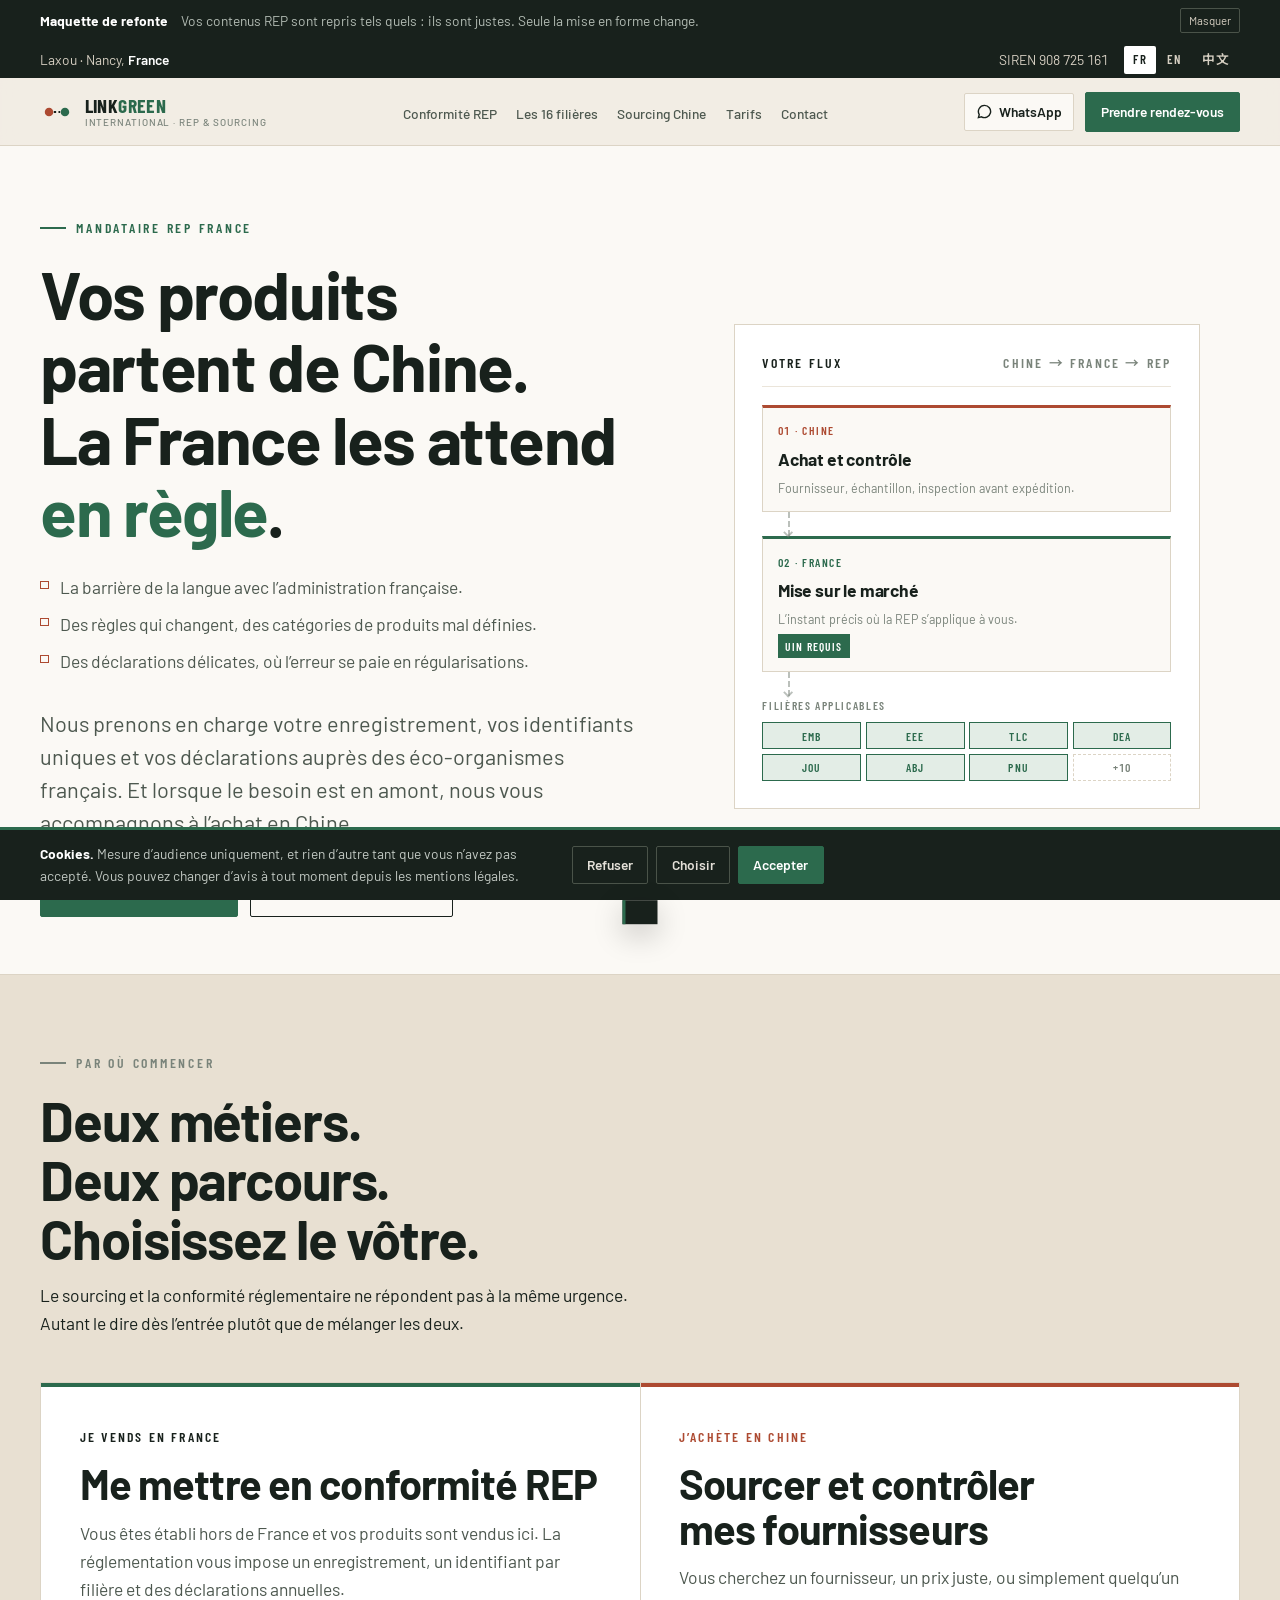
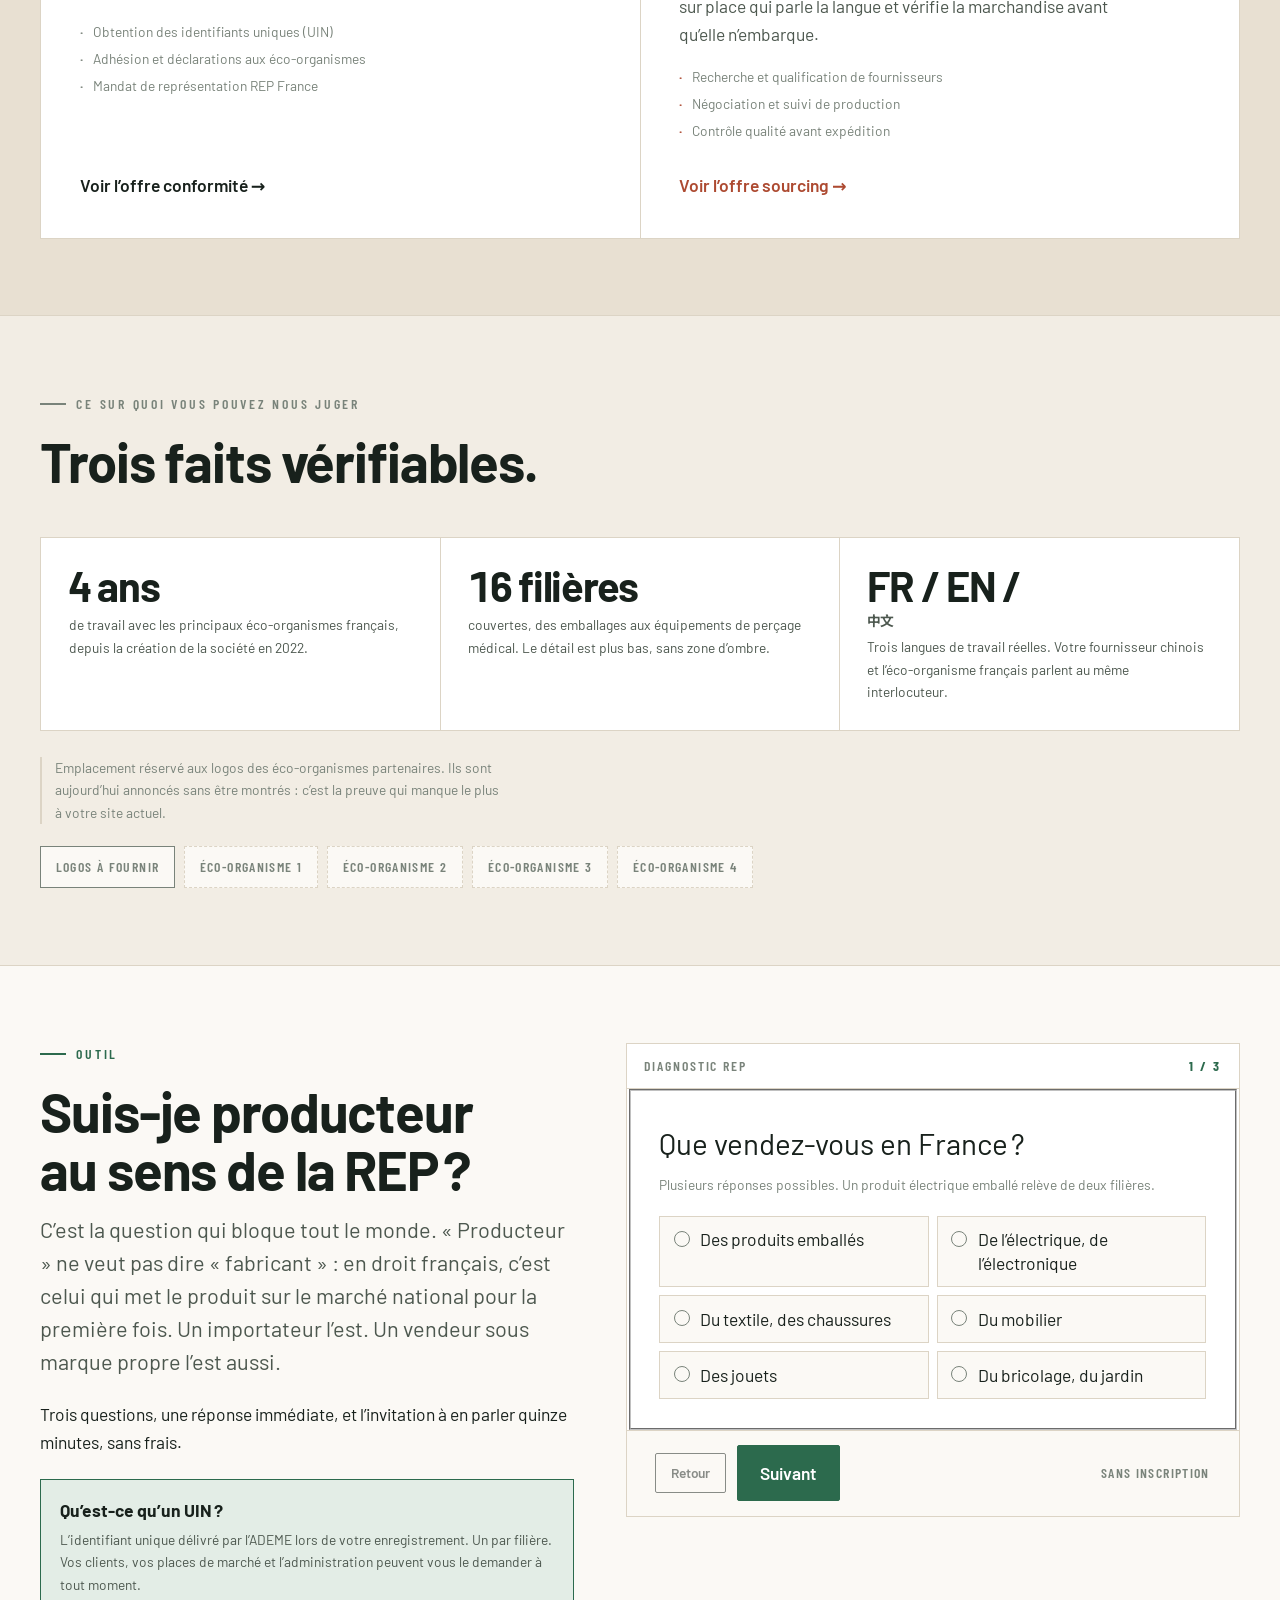
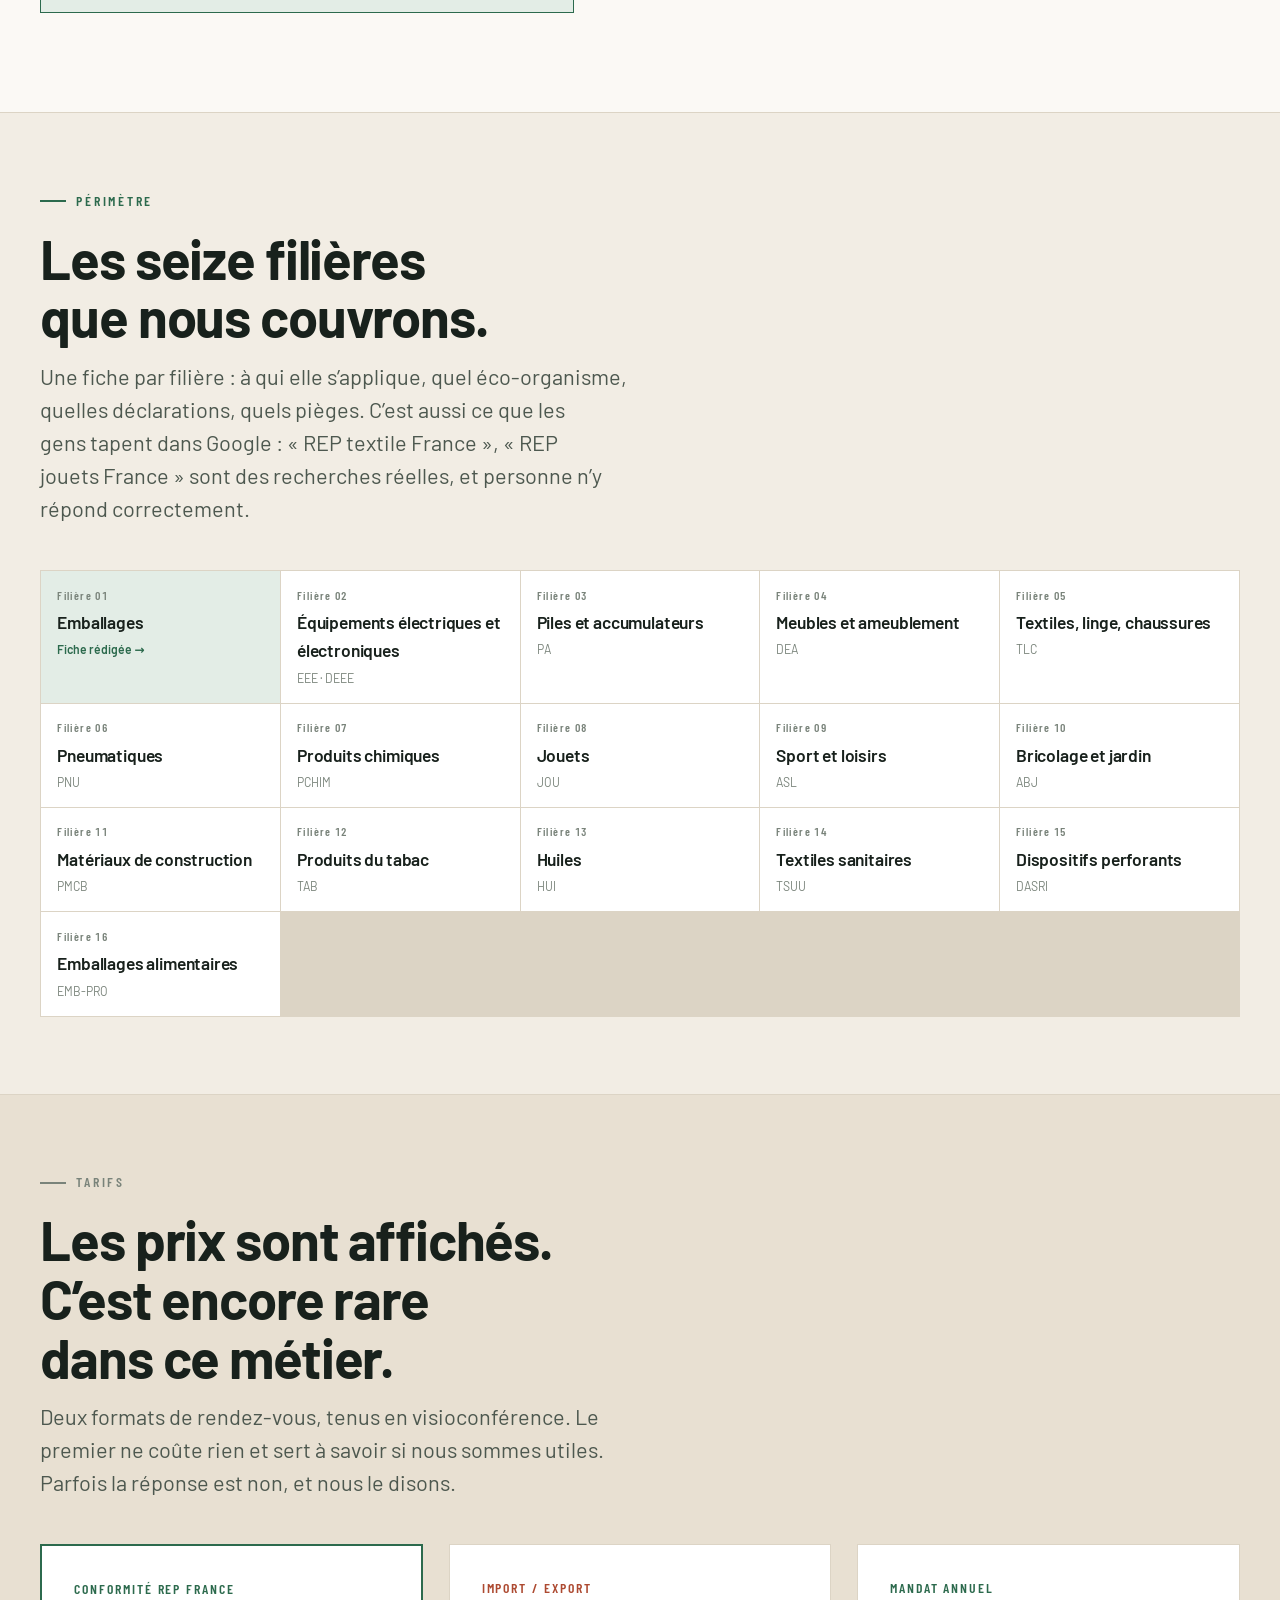
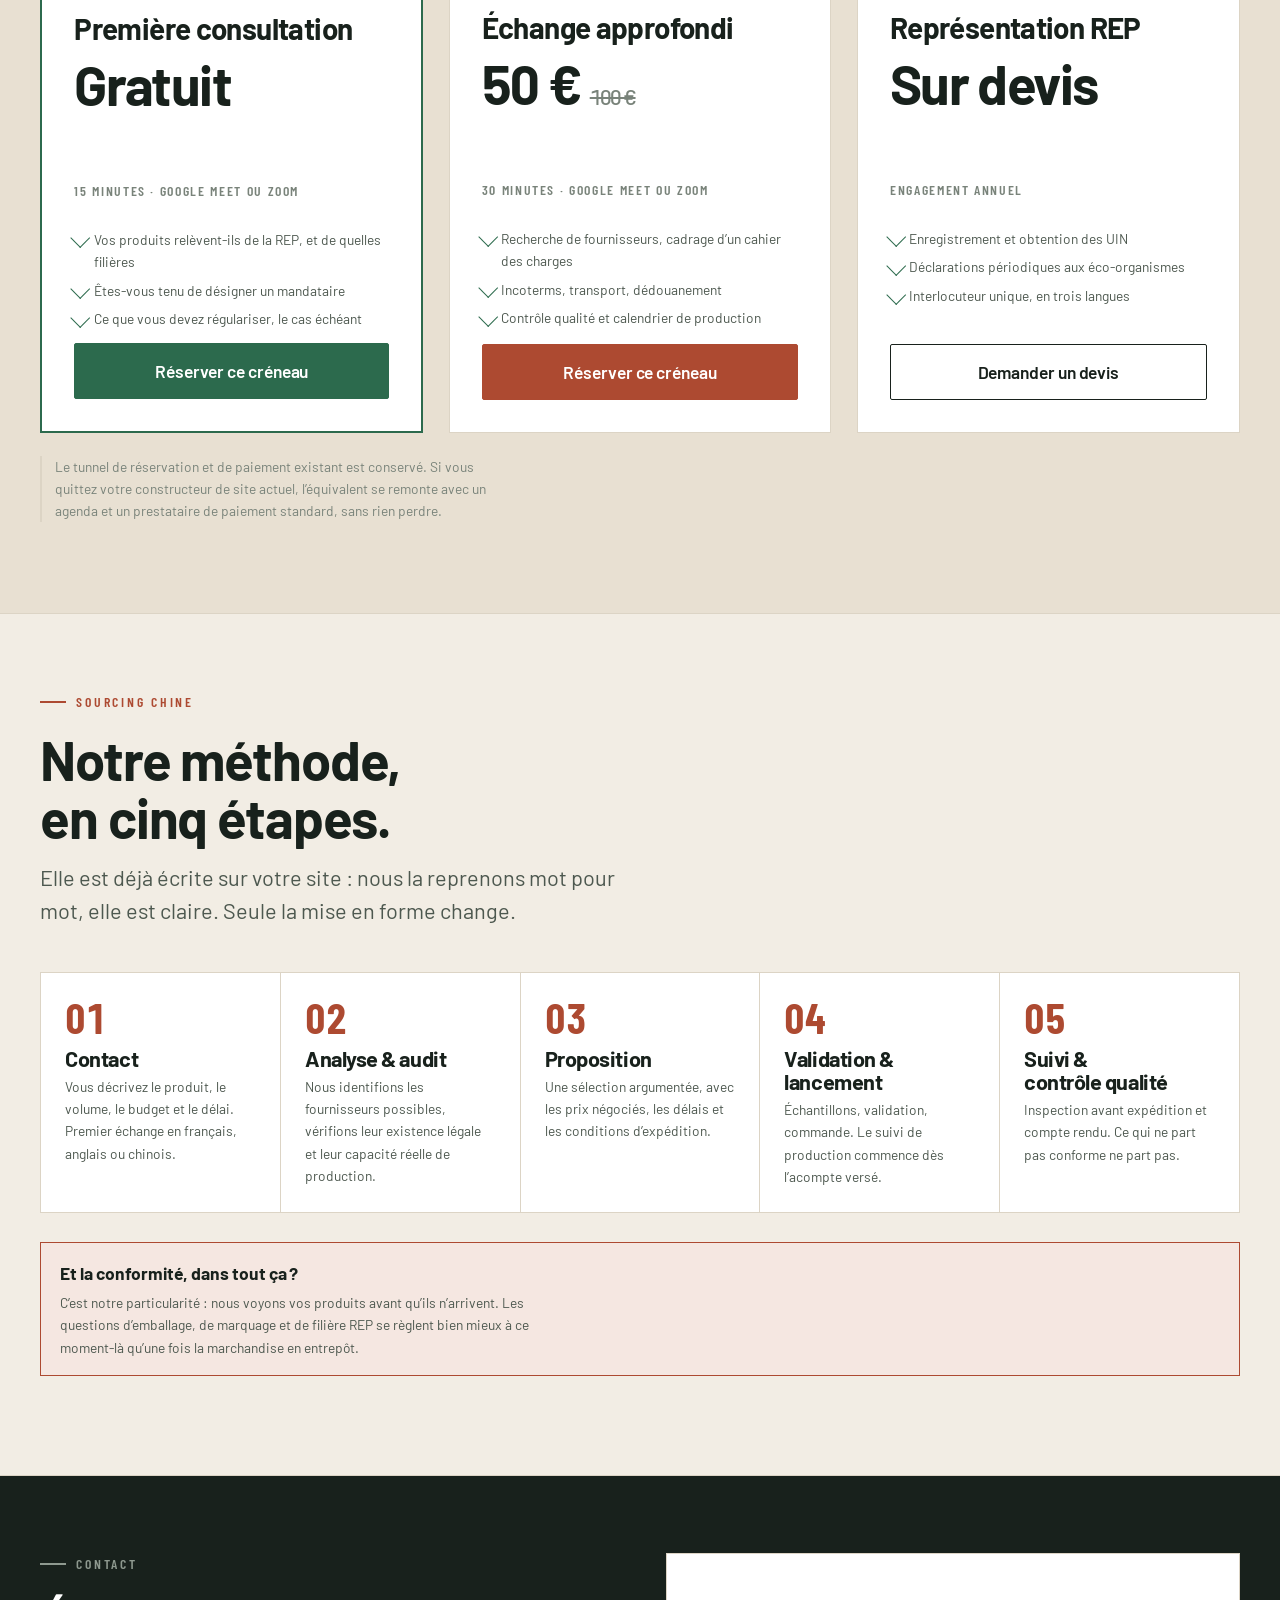
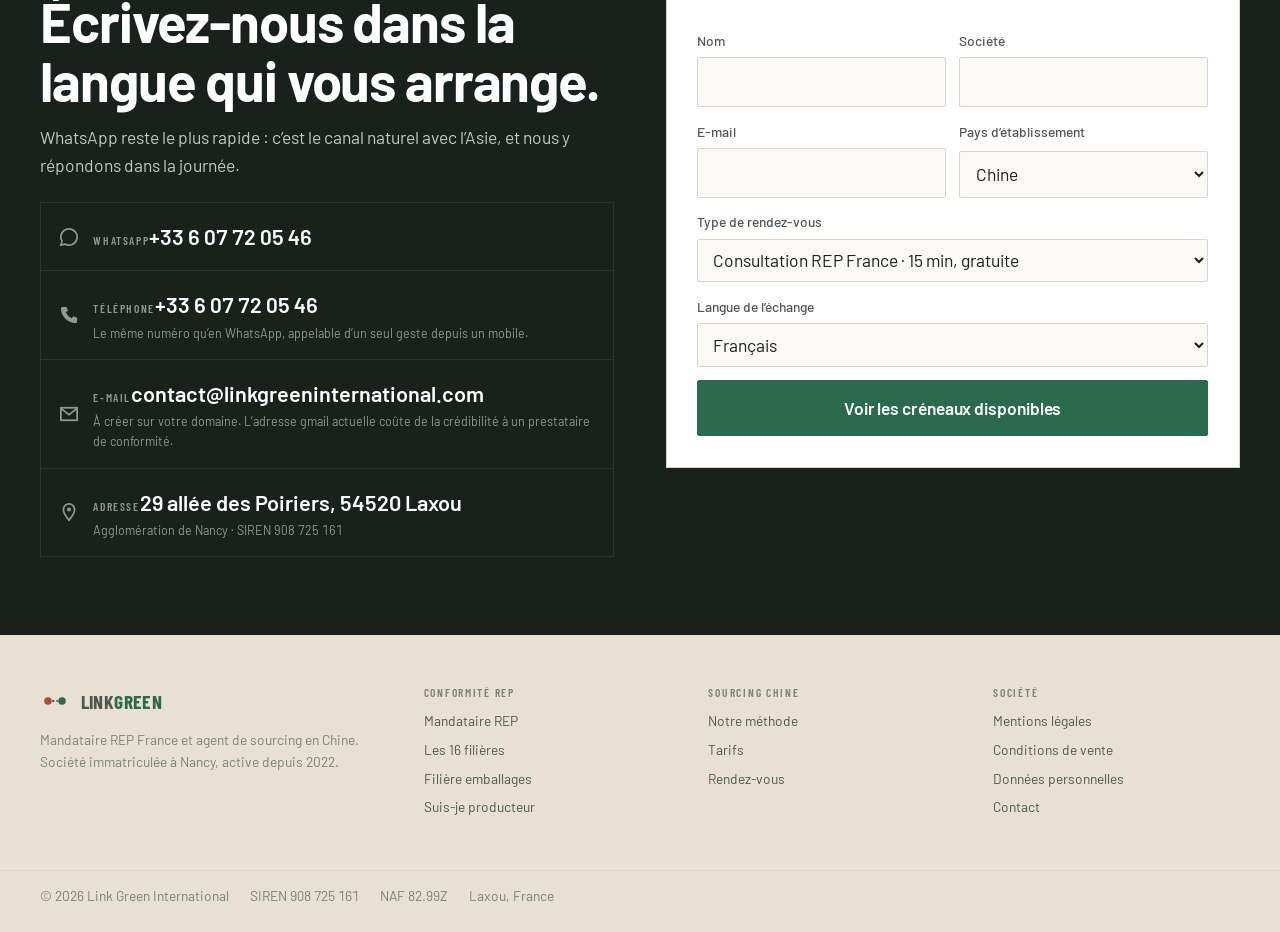
<file: index.html>
<!DOCTYPE html>
<html lang="fr" data-page="accueil">
<head>
<meta charset="utf-8">
<meta name="viewport" content="width=device-width, initial-scale=1">
<!-- Maquette : jamais indexée, pour ne pas concurrencer le site réel du client. -->
<meta name="robots" content="noindex, nofollow">

<!-- Titre actuel : 190 caractères, le nom de la société deux fois, liste de
     mots-clés séparés par des virgules. Ici : 50 caractères, une seule idée. -->
<title>Mandataire REP France &amp; sourcing Chine | Link Green</title>
<meta name="description" content="Enregistrement REP, identifiants uniques et déclarations pour les vendeurs non établis en France. Sourcing et contrôle qualité en Chine. 16 filières couvertes, en français, anglais et chinois.">
<link rel="canonical" href="https://www.linkgreeninternational.com/">

<link rel="alternate" hreflang="fr" href="https://www.linkgreeninternational.com/">
<link rel="alternate" hreflang="en" href="https://www.linkgreeninternational.com/en/">
<link rel="alternate" hreflang="zh-Hans" href="https://www.linkgreeninternational.com/zh/">
<link rel="alternate" hreflang="x-default" href="https://www.linkgreeninternational.com/en/">

<meta property="og:type" content="website">
<meta property="og:locale" content="fr_FR">
<meta property="og:title" content="Mandataire REP France &amp; sourcing Chine | Link Green">
<meta property="og:description" content="Deux métiers, deux parcours : la conformité REP pour vendre en France, le sourcing pour acheter en Chine.">

<link rel="icon" href="assets/favicon.svg" type="image/svg+xml">
<link rel="preconnect" href="https://fonts.googleapis.com">
<link rel="preconnect" href="https://fonts.gstatic.com" crossorigin>
<link href="https://fonts.googleapis.com/css2?family=Barlow:wght@400;500;600;700&family=Barlow+Condensed:wght@500;600;700&family=Noto+Sans+SC:wght@400;500;700&display=swap" rel="stylesheet">
<link rel="stylesheet" href="assets/base.css">
</head>
<body>

<a class="skip" href="#main">Aller au contenu</a>

<div class="mockbar" id="mockbar">
  <div class="wrap mockbar__in">
    <b>Maquette de refonte</b>
    <span>Vos contenus REP sont repris tels quels : ils sont justes. Seule la mise en forme change.</span>
    <button type="button">Masquer</button>
  </div>
</div>

<div class="topline">
  <div class="wrap topline__in">
    <span>Laxou&nbsp;· Nancy, <b>France</b></span>
    <span class="sp"></span>
    <span class="nums">SIREN 908&nbsp;725&nbsp;161</span>
    <div class="lang" role="group" aria-label="Langue du site">
      <button type="button" data-lang="fr" aria-current="true">FR</button>
      <button type="button" data-lang="en">EN</button>
      <button type="button" data-lang="zh" lang="zh-Hans">中文</button>
    </div>
  </div>
</div>

<header class="site">
  <div class="wrap head">
    <a class="brand" href="index.html" aria-label="Link Green International, accueil">
      <svg class="brand__mark" width="34" height="34" viewBox="0 0 32 32" aria-hidden="true">
        <circle cx="8.5" cy="16" r="4" fill="#ad4a31"/>
        <circle cx="23.5" cy="16" r="4" fill="#2c6a4d"/>
        <path d="M13 16h6" stroke="currentColor" stroke-width="2" stroke-dasharray="2.2 2.2"/>
      </svg>
      <span class="brand__name">Link<i>Green</i>
        <span class="brand__sub">International · REP &amp; Sourcing</span>
      </span>
    </a>

    <nav class="main" aria-label="Navigation principale">
      <ul>
        <li><a href="#conformite">Conformité REP</a></li>
        <li><a href="#filieres">Les 16 filières</a></li>
        <li><a href="#sourcing">Sourcing Chine</a></li>
        <li><a href="#tarifs">Tarifs</a></li>
        <li><a href="#contact">Contact</a></li>
      </ul>
    </nav>

    <div class="head__cta">
      <a class="wa" href="https://wa.me/33607720546">
        <svg width="15" height="15" viewBox="0 0 16 16" aria-hidden="true"><path d="M8 1.5a6.5 6.5 0 0 0-5.6 9.8L1.5 14.5l3.3-.85A6.5 6.5 0 1 0 8 1.5z" fill="none" stroke="currentColor" stroke-width="1.5"/></svg>
        WhatsApp
      </a>
      <a class="btn btn--sm" href="#rdv">Prendre rendez-vous</a>
    </div>
  </div>
</header>

<main id="main">

<!-- =================== HERO : leur accroche, mise en valeur ============== -->
<section class="hero">
  <div class="wrap hero__in">
    <div>
      <p class="eyebrow" data-pole="fr">Mandataire REP France</p>
      <h1>Vos produits partent de Chine.<br>La France les attend <span>en règle</span>.</h1>

      <ul class="pains">
        <li>La barrière de la langue avec l&rsquo;administration française.</li>
        <li>Des règles qui changent, des catégories de produits mal définies.</li>
        <li>Des déclarations délicates, où l&rsquo;erreur se paie en régularisations.</li>
      </ul>

      <p class="lede">Nous prenons en charge votre enregistrement, vos identifiants uniques et vos déclarations auprès des éco-organismes français. Et lorsque le besoin est en amont, nous vous accompagnons à l&rsquo;achat en Chine.</p>

      <div class="hero__actions">
        <a class="btn" href="#diagnostic">Suis-je producteur&#8239;?</a>
        <a class="btn btn--line" href="#rdv">15 minutes, gratuites</a>
      </div>
    </div>

    <figure class="flow">
      <figcaption><b>Votre flux</b><span>Chine → France → REP</span></figcaption>
      <div class="flow__grid">
        <div class="node node--cn">
          <span class="node__k">01 · Chine</span>
          <b>Achat et contrôle</b>
          <p>Fournisseur, échantillon, inspection avant expédition.</p>
        </div>
        <div class="link" aria-hidden="true"></div>
        <div class="node node--fr">
          <span class="node__k">02 · France</span>
          <b>Mise sur le marché</b>
          <p>L&rsquo;instant précis où la REP s&rsquo;applique à vous.</p>
          <span class="node__tag">UIN requis</span>
        </div>
        <div class="link" aria-hidden="true"></div>
        <ul class="fan" aria-label="Filières REP concernées">
          <li>EMB</li><li>EEE</li>
          <li>TLC</li><li>DEA</li>
          <li>JOU</li><li>ABJ</li>
          <li>PNU</li><li>+10</li>
        </ul>
      </div>
    </figure>
  </div>
</section>

<!-- =================== AIGUILLAGE ======================================= -->
<section class="sec sec--sand">
  <div class="wrap">
    <div class="sec__hd">
      <p class="eyebrow">Par où commencer</p>
      <h2>Deux métiers. Deux parcours. Choisissez le vôtre.</h2>
      <p>Le sourcing et la conformité réglementaire ne répondent pas à la même urgence. Autant le dire dès l&rsquo;entrée plutôt que de mélanger les deux.</p>
    </div>

    <div class="doors">
      <a class="door" href="#conformite" data-pole="fr">
        <span class="door__kicker">Je vends en France</span>
        <h3>Me mettre en conformité REP</h3>
        <p>Vous êtes établi hors de France et vos produits sont vendus ici. La réglementation vous impose un enregistrement, un identifiant par filière et des déclarations annuelles.</p>
        <ul>
          <li>Obtention des identifiants uniques (UIN)</li>
          <li>Adhésion et déclarations aux éco-organismes</li>
          <li>Mandat de représentation REP France</li>
        </ul>
        <span class="door__go">Voir l&rsquo;offre conformité →</span>
      </a>

      <a class="door" href="#sourcing" data-pole="cn">
        <span class="door__kicker">J&rsquo;achète en Chine</span>
        <h3>Sourcer et contrôler mes fournisseurs</h3>
        <p>Vous cherchez un fournisseur, un prix juste, ou simplement quelqu&rsquo;un sur place qui parle la langue et vérifie la marchandise avant qu&rsquo;elle n&rsquo;embarque.</p>
        <ul>
          <li>Recherche et qualification de fournisseurs</li>
          <li>Négociation et suivi de production</li>
          <li>Contrôle qualité avant expédition</li>
        </ul>
        <span class="door__go">Voir l&rsquo;offre sourcing →</span>
      </a>
    </div>
  </div>
</section>

<!-- =================== RÉASSURANCE ====================================== -->
<section class="sec">
  <div class="wrap">
    <div class="sec__hd">
      <p class="eyebrow">Ce sur quoi vous pouvez nous juger</p>
      <h2>Trois faits vérifiables.</h2>
    </div>
    <ul class="proofs">
      <li><b class="nums">4 ans</b><span>de travail avec les principaux éco-organismes français, depuis la création de la société en 2022.</span></li>
      <li><b class="nums">16 filières</b><span>couvertes, des emballages aux équipements de perçage médical. Le détail est plus bas, sans zone d&rsquo;ombre.</span></li>
      <li><b>FR&nbsp;/ EN&nbsp;/ <span lang="zh-Hans">中文</span></b><span>Trois langues de travail réelles. Votre fournisseur chinois et l&rsquo;éco-organisme français parlent au même interlocuteur.</span></li>
    </ul>

    <p class="note" style="margin-top:1.6rem">Emplacement réservé aux logos des éco-organismes partenaires. Ils sont aujourd&rsquo;hui annoncés sans être montrés&nbsp;: c&rsquo;est la preuve qui manque le plus à votre site actuel.</p>
    <ul class="logos">
      <li>Logos à fournir</li>
      <li>Éco-organisme 1</li>
      <li>Éco-organisme 2</li>
      <li>Éco-organisme 3</li>
      <li>Éco-organisme 4</li>
    </ul>
  </div>
</section>

<!-- =================== AUTO-DIAGNOSTIC ================================== -->
<section class="sec sec--paper" id="diagnostic">
  <div class="wrap diag">
    <div>
      <p class="eyebrow" data-pole="fr">Outil</p>
      <h2 style="font-size:var(--step-4);margin-bottom:0.8rem">Suis-je producteur au sens de la REP&#8239;?</h2>
      <p class="lede">C&rsquo;est la question qui bloque tout le monde. « Producteur » ne veut pas dire « fabricant »&nbsp;: en droit français, c&rsquo;est celui qui met le produit sur le marché national pour la première fois. Un importateur l&rsquo;est. Un vendeur sous marque propre l&rsquo;est aussi.</p>
      <p>Trois questions, une réponse immédiate, et l&rsquo;invitation à en parler quinze minutes, sans frais.</p>
      <div class="callout">
        <b>Qu&rsquo;est-ce qu&rsquo;un UIN&#8239;?</b>
        <p>L&rsquo;identifiant unique délivré par l&rsquo;ADEME lors de votre enregistrement. Un par filière. Vos clients, vos places de marché et l&rsquo;administration peuvent vous le demander à tout moment.</p>
      </div>
    </div>

    <div>
      <form class="qcard" id="q" novalidate>
        <div class="qcard__hd"><span>Diagnostic REP</span><b id="q-count">1 / 3</b></div>

        <fieldset class="qstep">
          <p class="q">Que vendez-vous en France&#8239;?</p>
          <p class="hint">Plusieurs réponses possibles. Un produit électrique emballé relève de deux filières.</p>
          <div class="qerr" id="q-err" role="alert"></div>
          <div class="opts opts--2">
            <div class="opt"><input type="checkbox" id="k-emb" name="cat" value="emb"><label for="k-emb">Des produits emballés</label></div>
            <div class="opt"><input type="checkbox" id="k-eee" name="cat" value="eee"><label for="k-eee">De l&rsquo;électrique, de l&rsquo;électronique</label></div>
            <div class="opt"><input type="checkbox" id="k-tlc" name="cat" value="tlc"><label for="k-tlc">Du textile, des chaussures</label></div>
            <div class="opt"><input type="checkbox" id="k-dea" name="cat" value="dea"><label for="k-dea">Du mobilier</label></div>
            <div class="opt"><input type="checkbox" id="k-jou" name="cat" value="jou"><label for="k-jou">Des jouets</label></div>
            <div class="opt"><input type="checkbox" id="k-bri" name="cat" value="brico"><label for="k-bri">Du bricolage, du jardin</label></div>
          </div>
        </fieldset>

        <fieldset class="qstep" hidden>
          <p class="q">Où votre société est-elle immatriculée&#8239;?</p>
          <p class="hint">C&rsquo;est ce qui détermine si vous avez le droit de vous enregistrer vous-même.</p>
          <div class="opts">
            <div class="opt"><input type="radio" id="y-fr" name="pays" value="fr"><label for="y-fr">En France</label></div>
            <div class="opt"><input type="radio" id="y-ue" name="pays" value="ue"><label for="y-ue">Dans un autre pays de l&rsquo;Union européenne</label></div>
            <div class="opt"><input type="radio" id="y-hue" name="pays" value="hors-ue"><label for="y-hue">Hors Union européenne<small>Chine, Royaume-Uni, États-Unis, Turquie&hellip;</small></label></div>
          </div>
        </fieldset>

        <fieldset class="qstep" hidden>
          <p class="q">Comment vendez-vous&#8239;?</p>
          <p class="hint">Le canal détermine qui contrôle votre enregistrement, et à quelle vitesse.</p>
          <div class="opts">
            <div class="opt"><input type="radio" id="c-mp" name="canal" value="marketplace"><label for="c-mp">Sur des places de marché<small>Amazon, Cdiscount, ManoMano&hellip;</small></label></div>
            <div class="opt"><input type="radio" id="c-pr" name="canal" value="propre"><label for="c-pr">Sur ma propre boutique en ligne<small>Shopify, WooCommerce, site sur mesure</small></label></div>
            <div class="opt"><input type="radio" id="c-b2b" name="canal" value="b2b"><label for="c-b2b">À des distributeurs ou des revendeurs</label></div>
          </div>
        </fieldset>

        <div class="qnav">
          <button type="button" class="btn btn--line btn--sm" id="q-prev" disabled>Retour</button>
          <button type="button" class="btn" id="q-next">Suivant</button>
          <span class="sp"></span>
          <span class="count">Sans inscription</span>
        </div>
      </form>

      <div class="qres" id="q-res" hidden aria-live="polite" style="margin-top:1.2rem"></div>
    </div>
  </div>
</section>

<!-- =================== LES 16 FILIÈRES ================================== -->
<section class="sec" id="filieres">
  <div class="wrap">
    <div class="sec__hd">
      <p class="eyebrow" data-pole="fr">Périmètre</p>
      <h2>Les seize filières que nous couvrons.</h2>
      <p class="lede">Une fiche par filière&nbsp;: à qui elle s&rsquo;applique, quel éco-organisme, quelles déclarations, quels pièges. C&rsquo;est aussi ce que les gens tapent dans Google&nbsp;: « REP textile France », « REP jouets France » sont des recherches réelles, et personne n&rsquo;y répond correctement.</p>
    </div>

    <div class="fils">
      <a href="filiere-emballages.html" data-ready="1"><span class="n">Filière 01</span><b>Emballages</b><span class="s">Fiche rédigée →</span></a>
      <a href="#filieres" data-todo-sheet="Équipements électriques et électroniques"><span class="n">Filière 02</span><b>Équipements électriques et électroniques</b><span class="s">EEE · DEEE</span></a>
      <a href="#filieres" data-todo-sheet="Piles et accumulateurs"><span class="n">Filière 03</span><b>Piles et accumulateurs</b><span class="s">PA</span></a>
      <a href="#filieres" data-todo-sheet="Meubles et ameublement"><span class="n">Filière 04</span><b>Meubles et ameublement</b><span class="s">DEA</span></a>
      <a href="#filieres" data-todo-sheet="Textiles, linge et chaussures"><span class="n">Filière 05</span><b>Textiles, linge, chaussures</b><span class="s">TLC</span></a>
      <a href="#filieres" data-todo-sheet="Pneumatiques"><span class="n">Filière 06</span><b>Pneumatiques</b><span class="s">PNU</span></a>
      <a href="#filieres" data-todo-sheet="Produits chimiques"><span class="n">Filière 07</span><b>Produits chimiques</b><span class="s">PCHIM</span></a>
      <a href="#filieres" data-todo-sheet="Jouets"><span class="n">Filière 08</span><b>Jouets</b><span class="s">JOU</span></a>
      <a href="#filieres" data-todo-sheet="Articles de sport et de loisirs"><span class="n">Filière 09</span><b>Sport et loisirs</b><span class="s">ASL</span></a>
      <a href="#filieres" data-todo-sheet="Articles de bricolage et de jardin"><span class="n">Filière 10</span><b>Bricolage et jardin</b><span class="s">ABJ</span></a>
      <a href="#filieres" data-todo-sheet="Produits et matériaux de construction du bâtiment"><span class="n">Filière 11</span><b>Matériaux de construction</b><span class="s">PMCB</span></a>
      <a href="#filieres" data-todo-sheet="Produits du tabac"><span class="n">Filière 12</span><b>Produits du tabac</b><span class="s">TAB</span></a>
      <a href="#filieres" data-todo-sheet="Huiles minérales et synthétiques"><span class="n">Filière 13</span><b>Huiles</b><span class="s">HUI</span></a>
      <a href="#filieres" data-todo-sheet="Textiles sanitaires à usage unique"><span class="n">Filière 14</span><b>Textiles sanitaires</b><span class="s">TSUU</span></a>
      <a href="#filieres" data-todo-sheet="Dispositifs médicaux perforants"><span class="n">Filière 15</span><b>Dispositifs perforants</b><span class="s">DASRI</span></a>
      <a href="#filieres" data-todo-sheet="Emballages de la restauration"><span class="n">Filière 16</span><b>Emballages alimentaires</b><span class="s">EMB-PRO</span></a>
    </div>
  </div>
</section>

<!-- =================== TARIFS =========================================== -->
<section class="sec sec--sand" id="tarifs">
  <div class="wrap">
    <div class="sec__hd">
      <p class="eyebrow">Tarifs</p>
      <h2>Les prix sont affichés. C&rsquo;est encore rare dans ce métier.</h2>
      <p class="lede">Deux formats de rendez-vous, tenus en visioconférence. Le premier ne coûte rien et sert à savoir si nous sommes utiles. Parfois la réponse est non, et nous le disons.</p>
    </div>

    <div class="prices" id="rdv">
      <div class="price price--hi">
        <span class="price__tag">Conformité REP France</span>
        <h3>Première consultation</h3>
        <p class="amount nums">Gratuit</p>
        <p class="dur">15 minutes · Google Meet ou Zoom</p>
        <ul>
          <li>Vos produits relèvent-ils de la REP, et de quelles filières</li>
          <li>Êtes-vous tenu de désigner un mandataire</li>
          <li>Ce que vous devez régulariser, le cas échéant</li>
        </ul>
        <a class="btn" href="#contact">Réserver ce créneau</a>
      </div>

      <div class="price">
        <span class="price__tag" style="color:var(--cn)">Import / export</span>
        <h3>Échange approfondi</h3>
        <p class="amount nums">50&nbsp;€ <del>100&nbsp;€</del></p>
        <p class="dur">30 minutes · Google Meet ou Zoom</p>
        <ul>
          <li>Recherche de fournisseurs, cadrage d&rsquo;un cahier des charges</li>
          <li>Incoterms, transport, dédouanement</li>
          <li>Contrôle qualité et calendrier de production</li>
        </ul>
        <a class="btn btn--cn" href="#contact">Réserver ce créneau</a>
      </div>

      <div class="price">
        <span class="price__tag">Mandat annuel</span>
        <h3>Représentation REP</h3>
        <p class="amount">Sur devis</p>
        <p class="dur">Engagement annuel</p>
        <ul>
          <li>Enregistrement et obtention des UIN</li>
          <li>Déclarations périodiques aux éco-organismes</li>
          <li>Interlocuteur unique, en trois langues</li>
        </ul>
        <a class="btn btn--line" href="#contact">Demander un devis</a>
      </div>
    </div>
    <p class="note" style="margin-top:1.4rem">Le tunnel de réservation et de paiement existant est conservé. Si vous quittez votre constructeur de site actuel, l&rsquo;équivalent se remonte avec un agenda et un prestataire de paiement standard, sans rien perdre.</p>
  </div>
</section>

<!-- =================== SOURCING ========================================= -->
<section class="sec" id="sourcing">
  <div class="wrap">
    <div class="sec__hd">
      <p class="eyebrow" data-pole="cn">Sourcing Chine</p>
      <h2>Notre méthode, en cinq étapes.</h2>
      <p class="lede">Elle est déjà écrite sur votre site&nbsp;: nous la reprenons mot pour mot, elle est claire. Seule la mise en forme change.</p>
    </div>

    <ol class="method">
      <li><h3>Contact</h3><p>Vous décrivez le produit, le volume, le budget et le délai. Premier échange en français, anglais ou chinois.</p></li>
      <li><h3>Analyse &amp; audit</h3><p>Nous identifions les fournisseurs possibles, vérifions leur existence légale et leur capacité réelle de production.</p></li>
      <li><h3>Proposition</h3><p>Une sélection argumentée, avec les prix négociés, les délais et les conditions d&rsquo;expédition.</p></li>
      <li><h3>Validation &amp; lancement</h3><p>Échantillons, validation, commande. Le suivi de production commence dès l&rsquo;acompte versé.</p></li>
      <li><h3>Suivi &amp; contrôle qualité</h3><p>Inspection avant expédition et compte rendu. Ce qui ne part pas conforme ne part pas.</p></li>
    </ol>

    <div class="callout" style="border-color:var(--cn);background:var(--cn-wash);margin-top:1.8rem">
      <b>Et la conformité, dans tout ça&#8239;?</b>
      <p>C&rsquo;est notre particularité&nbsp;: nous voyons vos produits avant qu&rsquo;ils n&rsquo;arrivent. Les questions d&rsquo;emballage, de marquage et de filière REP se règlent bien mieux à ce moment-là qu&rsquo;une fois la marchandise en entrepôt.</p>
    </div>
  </div>
</section>

<!-- =================== CONTACT ========================================== -->
<section class="sec sec--ink" id="contact">
  <div class="wrap contact">
    <div>
      <p class="eyebrow">Contact</p>
      <h2 style="font-size:var(--step-4);margin-bottom:0.8rem">Écrivez-nous dans la langue qui vous arrange.</h2>
      <p>WhatsApp reste le plus rapide&nbsp;: c&rsquo;est le canal naturel avec l&rsquo;Asie, et nous y répondons dans la journée.</p>

      <ul class="chan" style="margin-top:1.4rem">
        <li>
          <svg width="20" height="20" viewBox="0 0 16 16" aria-hidden="true"><path d="M8 1.5a6.5 6.5 0 0 0-5.6 9.8L1.5 14.5l3.3-.85A6.5 6.5 0 1 0 8 1.5z" fill="none" stroke="currentColor" stroke-width="1.4"/></svg>
          <div><span class="k">WhatsApp</span><a class="nums" href="https://wa.me/33607720546">+33&nbsp;6&nbsp;07&nbsp;72&nbsp;05&nbsp;46</a></div>
        </li>
        <li>
          <svg width="20" height="20" viewBox="0 0 16 16" aria-hidden="true"><path d="M3 1.5h3l1.2 3-1.8 1.3a9 9 0 0 0 4.8 4.8L11.5 9l3 1.2v3A1.3 1.3 0 0 1 13.2 14.5C6.7 14.1 1.9 9.3 1.5 2.8A1.3 1.3 0 0 1 2.8 1.5z" fill="currentColor"/></svg>
          <div><span class="k">Téléphone</span><a class="nums" href="tel:+33607720546">+33&nbsp;6&nbsp;07&nbsp;72&nbsp;05&nbsp;46</a>
            <small>Le même numéro qu&rsquo;en WhatsApp, appelable d&rsquo;un seul geste depuis un mobile.</small></div>
        </li>
        <li>
          <svg width="20" height="20" viewBox="0 0 16 16" aria-hidden="true"><rect x="1.5" y="3" width="13" height="10" fill="none" stroke="currentColor" stroke-width="1.4"/><path d="m1.5 3.5 6.5 5 6.5-5" fill="none" stroke="currentColor" stroke-width="1.4"/></svg>
          <div><span class="k">E-mail</span><a href="mailto:contact@linkgreeninternational.com">contact@linkgreeninternational.com</a>
            <small>À créer sur votre domaine. L&rsquo;adresse gmail actuelle coûte de la crédibilité à un prestataire de conformité.</small></div>
        </li>
        <li>
          <svg width="20" height="20" viewBox="0 0 16 16" aria-hidden="true"><path d="M8 1.5c2.5 0 4.5 2 4.5 4.5 0 3.2-4.5 8.5-4.5 8.5S3.5 9.2 3.5 6A4.5 4.5 0 0 1 8 1.5z" fill="none" stroke="currentColor" stroke-width="1.4"/><circle cx="8" cy="6" r="1.6" fill="currentColor"/></svg>
          <div><span class="k">Adresse</span><span class="v">29 allée des Poiriers, 54520 Laxou</span>
            <small>Agglomération de Nancy · <span class="nums">SIREN 908 725 161</span></small></div>
        </li>
      </ul>
    </div>

    <form class="book" data-stub="rdv" novalidate>
      <h3 style="font-size:var(--step-2)">Réserver un créneau</h3>
      <div class="g2">
        <div class="field"><label for="b-nom">Nom</label><input id="b-nom" type="text" autocomplete="name" required></div>
        <div class="field"><label for="b-soc">Société</label><input id="b-soc" type="text" autocomplete="organization"></div>
      </div>
      <div class="g2">
        <div class="field"><label for="b-mail">E-mail</label><input id="b-mail" type="email" autocomplete="email" required></div>
        <div class="field"><label for="b-pays">Pays d&rsquo;établissement</label>
          <select id="b-pays">
            <option>Chine</option><option>France</option><option>Union européenne (hors France)</option>
            <option>Royaume-Uni</option><option>États-Unis</option><option>Autre</option>
          </select>
        </div>
      </div>
      <div class="field">
        <label for="b-type">Type de rendez-vous</label>
        <select id="b-type">
          <option>Consultation REP France · 15 min, gratuite</option>
          <option>Échange import / export · 30 min, 50 €</option>
          <option>Devis pour un mandat annuel</option>
        </select>
      </div>
      <div class="field">
        <label for="b-lang">Langue de l&rsquo;échange</label>
        <select id="b-lang"><option>Français</option><option>English</option><option lang="zh-Hans">中文</option></select>
      </div>
      <button class="btn" type="submit">Voir les créneaux disponibles</button>
      <p class="form-msg" hidden></p>
    </form>
  </div>
</section>

</main>

<footer class="site">
  <div class="wrap foot">
    <div>
      <a class="brand" href="index.html" style="margin-bottom:0.8rem">
        <svg class="brand__mark" width="30" height="30" viewBox="0 0 32 32" aria-hidden="true">
          <circle cx="8.5" cy="16" r="4" fill="#ad4a31"/>
          <circle cx="23.5" cy="16" r="4" fill="#2c6a4d"/>
          <path d="M13 16h6" stroke="currentColor" stroke-width="2" stroke-dasharray="2.2 2.2"/>
        </svg>
        <span class="brand__name">Link<i>Green</i></span>
      </a>
      <p>Mandataire REP France et agent de sourcing en Chine. Société immatriculée à Nancy, active depuis 2022.</p>
    </div>
    <div>
      <h4>Conformité REP</h4>
      <ul>
        <li><a href="#conformite">Mandataire REP</a></li>
        <li><a href="#filieres">Les 16 filières</a></li>
        <li><a href="filiere-emballages.html">Filière emballages</a></li>
        <li><a href="#diagnostic">Suis-je producteur</a></li>
      </ul>
    </div>
    <div>
      <h4>Sourcing Chine</h4>
      <ul>
        <li><a href="#sourcing">Notre méthode</a></li>
        <li><a href="#tarifs">Tarifs</a></li>
        <li><a href="#contact">Rendez-vous</a></li>
      </ul>
    </div>
    <div>
      <h4>Société</h4>
      <ul>
        <li><a href="mentions-legales.html">Mentions légales</a></li>
        <li><a href="mentions-legales.html#cgv">Conditions de vente</a></li>
        <li><a href="mentions-legales.html#donnees">Données personnelles</a></li>
        <li><a href="#contact">Contact</a></li>
      </ul>
    </div>
  </div>
  <div class="wrap legalbar">
    <span>© <span data-year>2026</span> Link Green International</span>
    <span class="nums">SIREN 908&nbsp;725&nbsp;161</span>
    <span>NAF 82.99Z</span>
    <span>Laxou, France</span>
  </div>
</footer>

<!-- Consentement : intégré, limité au tiers bas de l'écran, refus au même
     niveau que l'acceptation. -->
<aside class="consent" id="consent" hidden aria-label="Gestion des cookies">
  <div class="wrap consent__in">
    <p><b>Cookies.</b> Mesure d&rsquo;audience uniquement, et rien d&rsquo;autre tant que vous n&rsquo;avez pas accepté. Vous pouvez changer d&rsquo;avis à tout moment depuis les mentions légales.</p>
    <div class="consent__btns">
      <button type="button" data-refuse="1">Refuser</button>
      <button type="button" data-custom="1">Choisir</button>
      <button type="button" data-accept="1">Accepter</button>
    </div>
  </div>
</aside>

<div class="toast" id="toast" role="status" aria-live="polite"></div>
<script src="assets/site.js"></script>
</body>
</html>
</file>
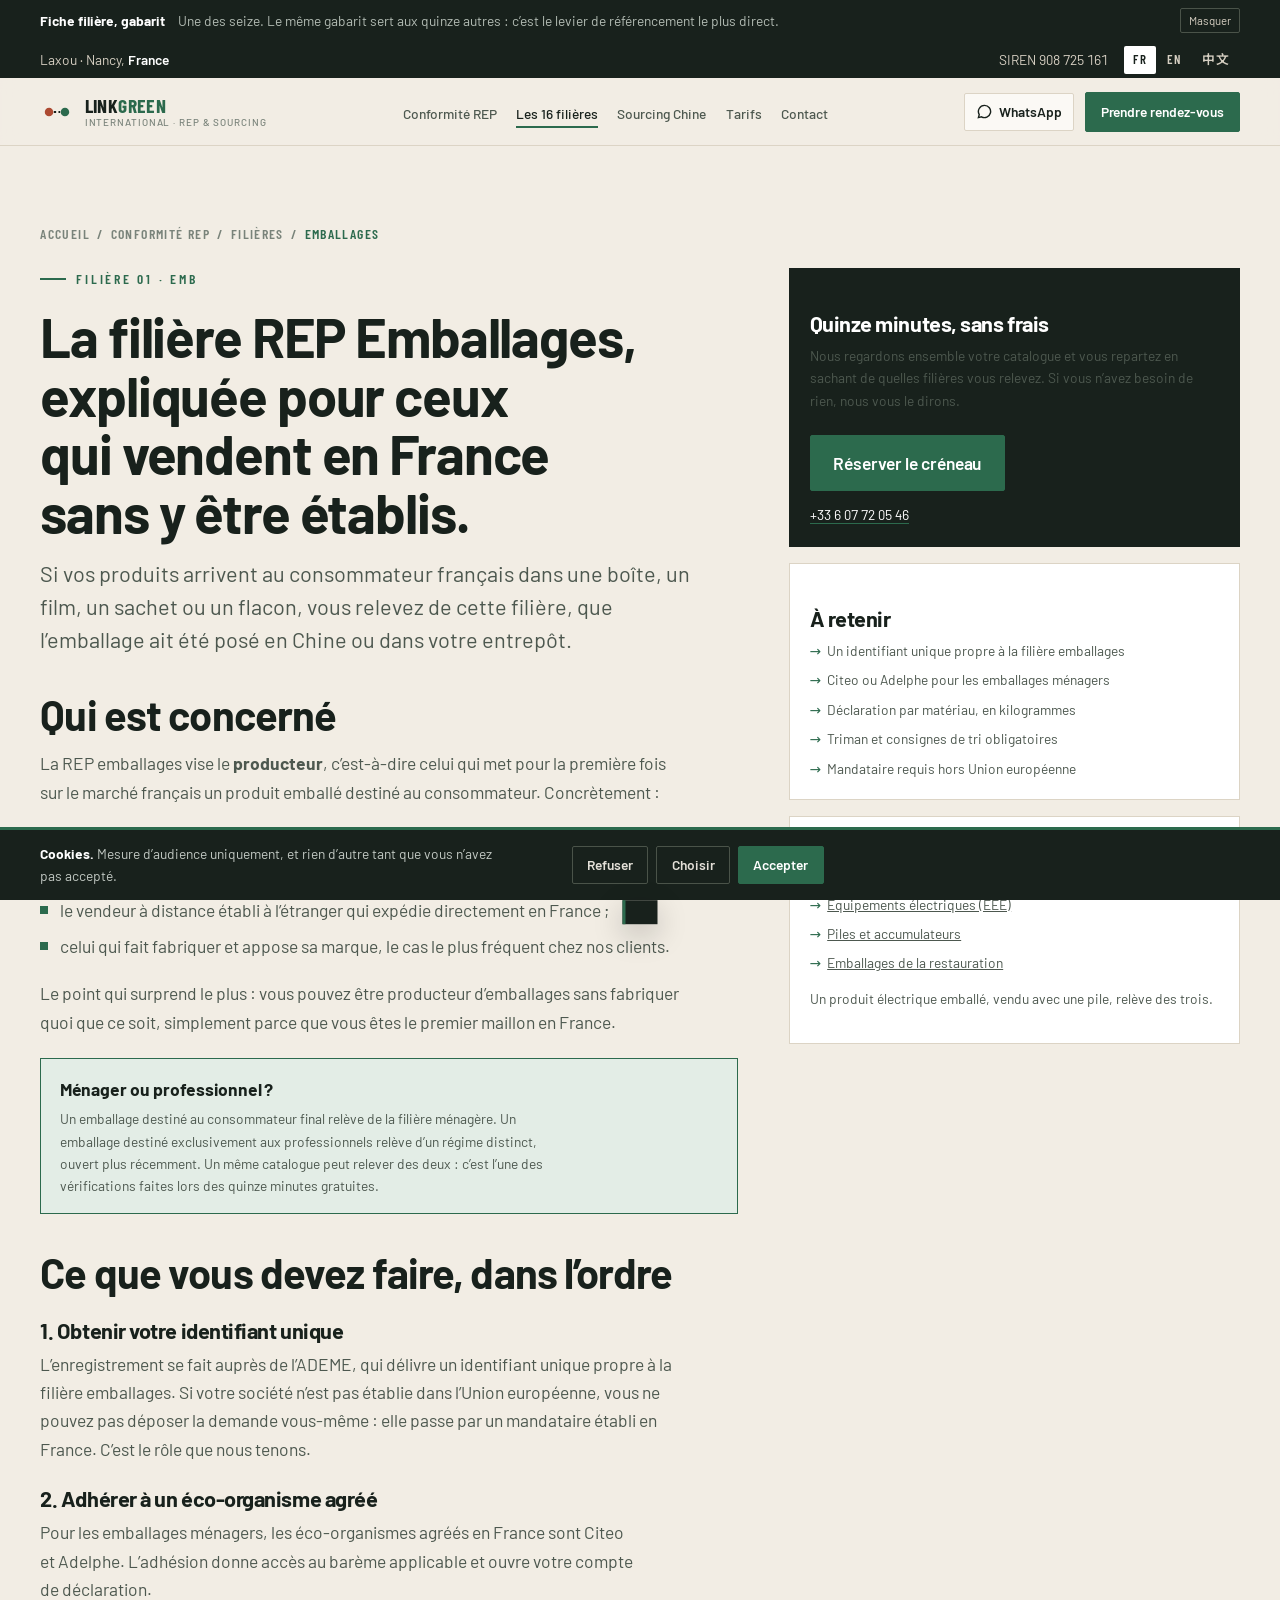
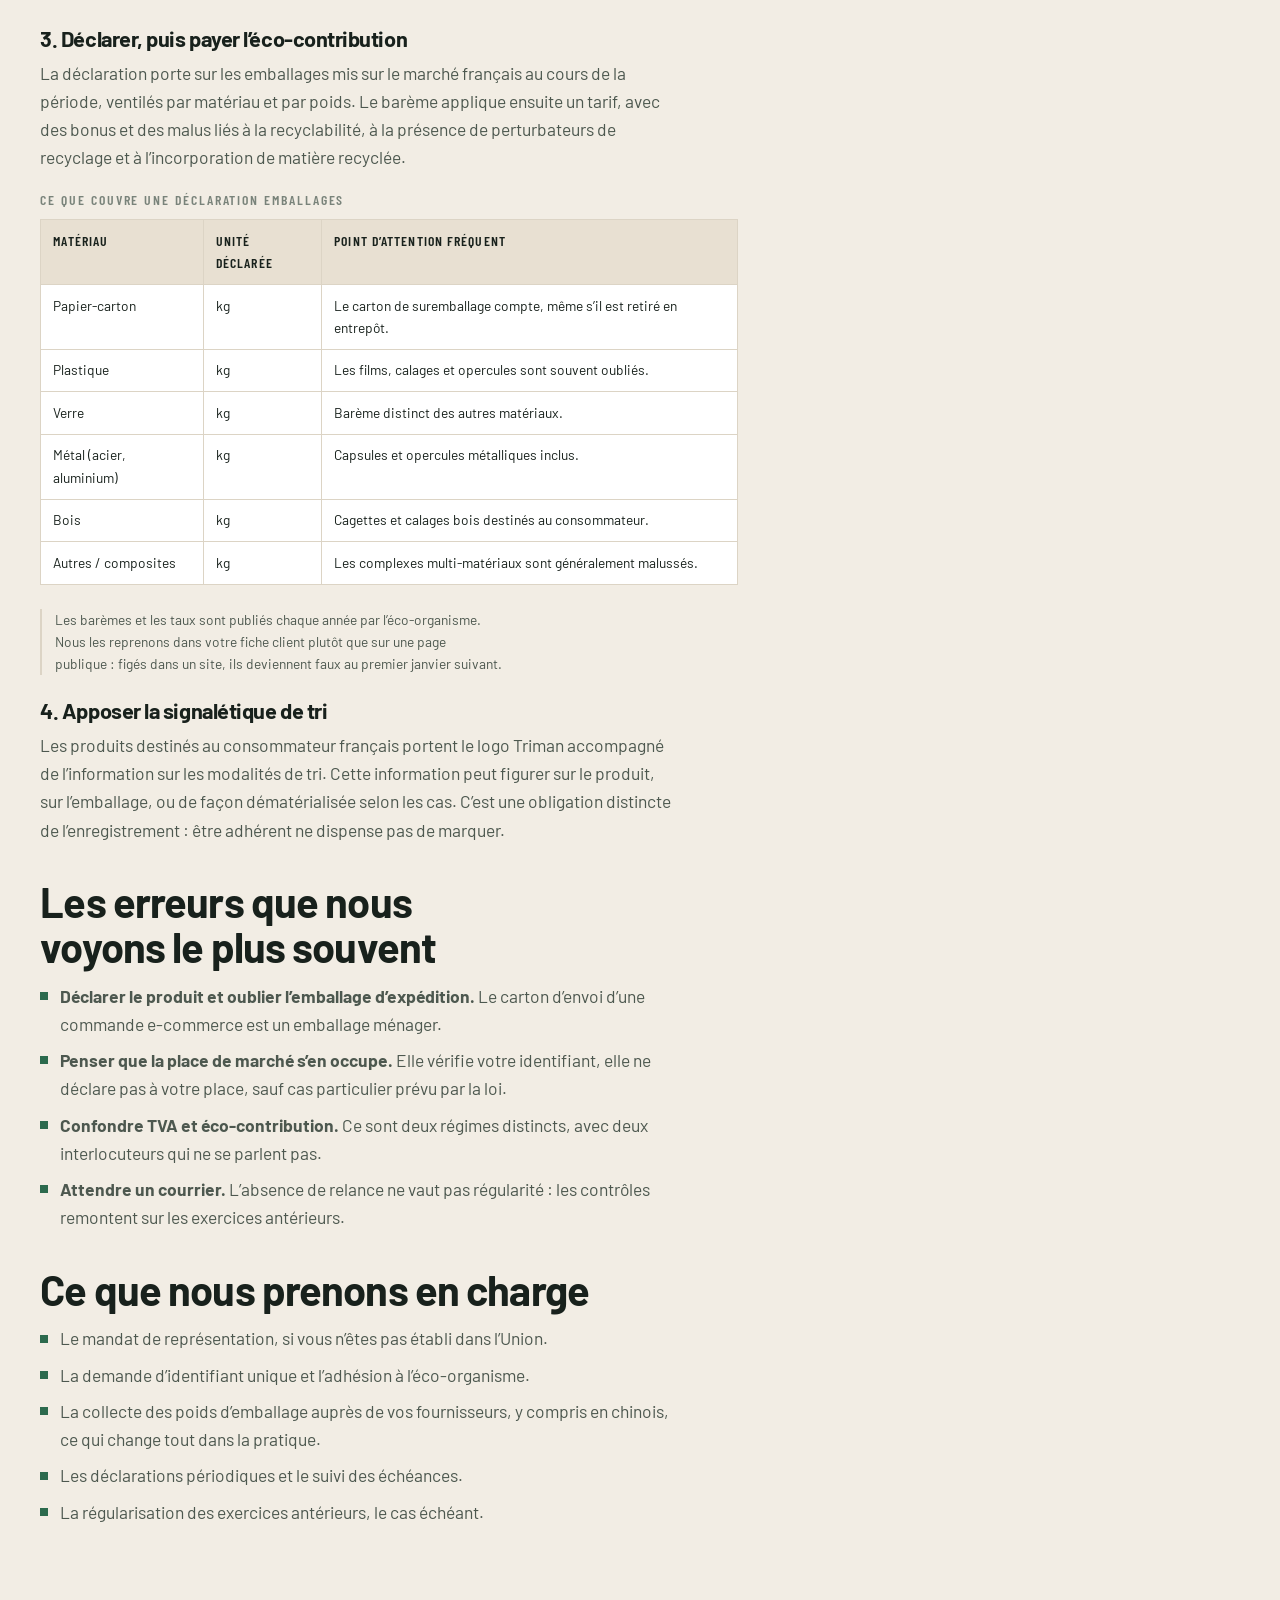
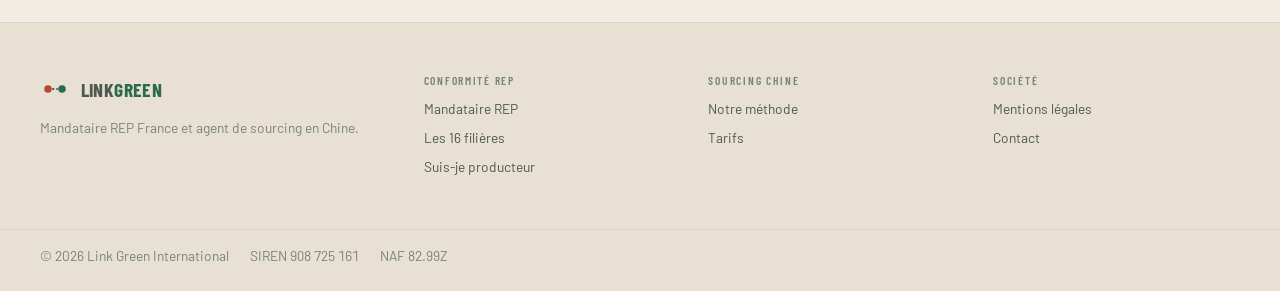
<file: filiere-emballages.html>
<!DOCTYPE html>
<html lang="fr" data-page="filiere">
<head>
<meta charset="utf-8">
<meta name="viewport" content="width=device-width, initial-scale=1">
<!-- Maquette : jamais indexée, pour ne pas concurrencer le site réel du client. -->
<meta name="robots" content="noindex, nofollow">

<title>REP Emballages : obligations, UIN, déclarations | Link Green</title>
<meta name="description" content="Qui est producteur au sens de la filière emballages, comment obtenir son identifiant unique, que déclarer à l'éco-organisme et quand. Guide pour les vendeurs non établis en France.">
<link rel="canonical" href="https://www.linkgreeninternational.com/conformite-rep/filieres/emballages/">

<link rel="alternate" hreflang="fr" href="https://www.linkgreeninternational.com/conformite-rep/filieres/emballages/">
<link rel="alternate" hreflang="en" href="https://www.linkgreeninternational.com/en/epr-compliance/sectors/packaging/">
<link rel="alternate" hreflang="zh-Hans" href="https://www.linkgreeninternational.com/zh/epr/packaging/">
<link rel="alternate" hreflang="x-default" href="https://www.linkgreeninternational.com/en/epr-compliance/sectors/packaging/">

<link rel="icon" href="assets/favicon.svg" type="image/svg+xml">
<link rel="preconnect" href="https://fonts.googleapis.com">
<link rel="preconnect" href="https://fonts.gstatic.com" crossorigin>
<link href="https://fonts.googleapis.com/css2?family=Barlow:wght@400;500;600;700&family=Barlow+Condensed:wght@500;600;700&family=Noto+Sans+SC:wght@400;500;700&display=swap" rel="stylesheet">
<link rel="stylesheet" href="assets/base.css">
</head>
<body>

<a class="skip" href="#main">Aller au contenu</a>

<div class="mockbar" id="mockbar">
  <div class="wrap mockbar__in">
    <b>Fiche filière, gabarit</b>
    <span>Une des seize. Le même gabarit sert aux quinze autres : c&rsquo;est le levier de référencement le plus direct.</span>
    <button type="button">Masquer</button>
  </div>
</div>

<div class="topline">
  <div class="wrap topline__in">
    <span>Laxou&nbsp;· Nancy, <b>France</b></span>
    <span class="sp"></span>
    <span class="nums">SIREN 908&nbsp;725&nbsp;161</span>
    <div class="lang" role="group" aria-label="Langue du site">
      <button type="button" data-lang="fr" aria-current="true">FR</button>
      <button type="button" data-lang="en">EN</button>
      <button type="button" data-lang="zh" lang="zh-Hans">中文</button>
    </div>
  </div>
</div>

<header class="site">
  <div class="wrap head">
    <a class="brand" href="index.html" aria-label="Link Green International, accueil">
      <svg class="brand__mark" width="34" height="34" viewBox="0 0 32 32" aria-hidden="true">
        <circle cx="8.5" cy="16" r="4" fill="#ad4a31"/>
        <circle cx="23.5" cy="16" r="4" fill="#2c6a4d"/>
        <path d="M13 16h6" stroke="currentColor" stroke-width="2" stroke-dasharray="2.2 2.2"/>
      </svg>
      <span class="brand__name">Link<i>Green</i>
        <span class="brand__sub">International · REP &amp; Sourcing</span>
      </span>
    </a>
    <nav class="main" aria-label="Navigation principale">
      <ul>
        <li><a href="index.html#conformite">Conformité REP</a></li>
        <li><a href="index.html#filieres" aria-current="page">Les 16 filières</a></li>
        <li><a href="index.html#sourcing">Sourcing Chine</a></li>
        <li><a href="index.html#tarifs">Tarifs</a></li>
        <li><a href="index.html#contact">Contact</a></li>
      </ul>
    </nav>
    <div class="head__cta">
      <a class="wa" href="https://wa.me/33607720546">
        <svg width="15" height="15" viewBox="0 0 16 16" aria-hidden="true"><path d="M8 1.5a6.5 6.5 0 0 0-5.6 9.8L1.5 14.5l3.3-.85A6.5 6.5 0 1 0 8 1.5z" fill="none" stroke="currentColor" stroke-width="1.5"/></svg>
        WhatsApp
      </a>
      <a class="btn btn--sm" href="index.html#rdv">Prendre rendez-vous</a>
    </div>
  </div>
</header>

<main id="main">
<section class="sec">
  <div class="wrap">
    <nav class="crumbs" aria-label="Fil d'Ariane">
      <a href="index.html">Accueil</a><span aria-hidden="true">/</span>
      <a href="index.html#conformite">Conformité REP</a><span aria-hidden="true">/</span>
      <a href="index.html#filieres">Filières</a><span aria-hidden="true">/</span>
      <span aria-current="page">Emballages</span>
    </nav>

    <div class="sheet">
      <article>
        <p class="eyebrow" data-pole="fr">Filière 01 · EMB</p>
        <h1 style="font-size:var(--step-4);margin-bottom:0.9rem">La filière REP Emballages, expliquée pour ceux qui vendent en France sans y être établis.</h1>
        <p class="lede">Si vos produits arrivent au consommateur français dans une boîte, un film, un sachet ou un flacon, vous relevez de cette filière, que l&rsquo;emballage ait été posé en Chine ou dans votre entrepôt.</p>

        <h2>Qui est concerné</h2>
        <p>La REP emballages vise le <b>producteur</b>, c&rsquo;est-à-dire celui qui met pour la première fois sur le marché français un produit emballé destiné au consommateur. Concrètement&nbsp;:</p>
        <ul class="bul">
          <li>le fabricant qui vend sous sa propre marque&nbsp;;</li>
          <li>l&rsquo;importateur, y compris lorsqu&rsquo;il achète un produit déjà emballé&nbsp;;</li>
          <li>le vendeur à distance établi à l&rsquo;étranger qui expédie directement en France&nbsp;;</li>
          <li>celui qui fait fabriquer et appose sa marque, le cas le plus fréquent chez nos clients.</li>
        </ul>
        <p>Le point qui surprend le plus&nbsp;: vous pouvez être producteur d&rsquo;emballages sans fabriquer quoi que ce soit, simplement parce que vous êtes le premier maillon en France.</p>

        <div class="callout">
          <b>Ménager ou professionnel&#8239;?</b>
          <p>Un emballage destiné au consommateur final relève de la filière ménagère. Un emballage destiné exclusivement aux professionnels relève d&rsquo;un régime distinct, ouvert plus récemment. Un même catalogue peut relever des deux&nbsp;: c&rsquo;est l&rsquo;une des vérifications faites lors des quinze minutes gratuites.</p>
        </div>

        <h2>Ce que vous devez faire, dans l&rsquo;ordre</h2>
        <h3>1. Obtenir votre identifiant unique</h3>
        <p>L&rsquo;enregistrement se fait auprès de l&rsquo;ADEME, qui délivre un identifiant unique propre à la filière emballages. Si votre société n&rsquo;est pas établie dans l&rsquo;Union européenne, vous ne pouvez pas déposer la demande vous-même&nbsp;: elle passe par un mandataire établi en France. C&rsquo;est le rôle que nous tenons.</p>

        <h3>2. Adhérer à un éco-organisme agréé</h3>
        <p>Pour les emballages ménagers, les éco-organismes agréés en France sont Citeo et Adelphe. L&rsquo;adhésion donne accès au barème applicable et ouvre votre compte de déclaration.</p>

        <h3>3. Déclarer, puis payer l&rsquo;éco-contribution</h3>
        <p>La déclaration porte sur les emballages mis sur le marché français au cours de la période, ventilés par matériau et par poids. Le barème applique ensuite un tarif, avec des bonus et des malus liés à la recyclabilité, à la présence de perturbateurs de recyclage et à l&rsquo;incorporation de matière recyclée.</p>

        <table class="datatable">
          <caption>Ce que couvre une déclaration emballages</caption>
          <thead>
            <tr><th scope="col">Matériau</th><th scope="col">Unité déclarée</th><th scope="col">Point d&rsquo;attention fréquent</th></tr>
          </thead>
          <tbody>
            <tr><td>Papier-carton</td><td class="num">kg</td><td>Le carton de suremballage compte, même s&rsquo;il est retiré en entrepôt.</td></tr>
            <tr><td>Plastique</td><td class="num">kg</td><td>Les films, calages et opercules sont souvent oubliés.</td></tr>
            <tr><td>Verre</td><td class="num">kg</td><td>Barème distinct des autres matériaux.</td></tr>
            <tr><td>Métal (acier, aluminium)</td><td class="num">kg</td><td>Capsules et opercules métalliques inclus.</td></tr>
            <tr><td>Bois</td><td class="num">kg</td><td>Cagettes et calages bois destinés au consommateur.</td></tr>
            <tr><td>Autres / composites</td><td class="num">kg</td><td>Les complexes multi-matériaux sont généralement malussés.</td></tr>
          </tbody>
        </table>
        <p class="note">Les barèmes et les taux sont publiés chaque année par l&rsquo;éco-organisme. Nous les reprenons dans votre fiche client plutôt que sur une page publique&nbsp;: figés dans un site, ils deviennent faux au premier janvier suivant.</p>

        <h3>4. Apposer la signalétique de tri</h3>
        <p>Les produits destinés au consommateur français portent le logo Triman accompagné de l&rsquo;information sur les modalités de tri. Cette information peut figurer sur le produit, sur l&rsquo;emballage, ou de façon dématérialisée selon les cas. C&rsquo;est une obligation distincte de l&rsquo;enregistrement&nbsp;: être adhérent ne dispense pas de marquer.</p>

        <h2>Les erreurs que nous voyons le plus souvent</h2>
        <ul class="bul">
          <li><b>Déclarer le produit et oublier l&rsquo;emballage d&rsquo;expédition.</b> Le carton d&rsquo;envoi d&rsquo;une commande e-commerce est un emballage ménager.</li>
          <li><b>Penser que la place de marché s&rsquo;en occupe.</b> Elle vérifie votre identifiant, elle ne déclare pas à votre place, sauf cas particulier prévu par la loi.</li>
          <li><b>Confondre TVA et éco-contribution.</b> Ce sont deux régimes distincts, avec deux interlocuteurs qui ne se parlent pas.</li>
          <li><b>Attendre un courrier.</b> L&rsquo;absence de relance ne vaut pas régularité&nbsp;: les contrôles remontent sur les exercices antérieurs.</li>
        </ul>

        <h2>Ce que nous prenons en charge</h2>
        <ul class="bul">
          <li>Le mandat de représentation, si vous n&rsquo;êtes pas établi dans l&rsquo;Union.</li>
          <li>La demande d&rsquo;identifiant unique et l&rsquo;adhésion à l&rsquo;éco-organisme.</li>
          <li>La collecte des poids d&rsquo;emballage auprès de vos fournisseurs, y compris en chinois, ce qui change tout dans la pratique.</li>
          <li>Les déclarations périodiques et le suivi des échéances.</li>
          <li>La régularisation des exercices antérieurs, le cas échéant.</li>
        </ul>
      </article>

      <aside class="side">
        <div class="side__card side__card--ink">
          <h3>Quinze minutes, sans frais</h3>
          <p>Nous regardons ensemble votre catalogue et vous repartez en sachant de quelles filières vous relevez. Si vous n&rsquo;avez besoin de rien, nous vous le dirons.</p>
          <a class="btn" href="index.html#rdv" style="margin-top:0.6rem">Réserver le créneau</a>
          <p style="margin:0.8rem 0 0"><a class="nums" href="tel:+33607720546" style="color:#fff;text-decoration:none;border-bottom:1.5px solid var(--fr)">+33&nbsp;6&nbsp;07&nbsp;72&nbsp;05&nbsp;46</a></p>
        </div>

        <div class="side__card">
          <h3>À retenir</h3>
          <ul>
            <li>Un identifiant unique propre à la filière emballages</li>
            <li>Citeo ou Adelphe pour les emballages ménagers</li>
            <li>Déclaration par matériau, en kilogrammes</li>
            <li>Triman et consignes de tri obligatoires</li>
            <li>Mandataire requis hors Union européenne</li>
          </ul>
        </div>

        <div class="side__card">
          <h3>Filières voisines</h3>
          <ul>
            <li><a href="index.html#filieres" style="color:inherit">Équipements électriques (EEE)</a></li>
            <li><a href="index.html#filieres" style="color:inherit">Piles et accumulateurs</a></li>
            <li><a href="index.html#filieres" style="color:inherit">Emballages de la restauration</a></li>
          </ul>
          <p style="margin-top:0.8rem">Un produit électrique emballé, vendu avec une pile, relève des trois.</p>
        </div>
      </aside>
    </div>
  </div>
</section>
</main>

<footer class="site">
  <div class="wrap foot">
    <div>
      <a class="brand" href="index.html" style="margin-bottom:0.8rem">
        <svg class="brand__mark" width="30" height="30" viewBox="0 0 32 32" aria-hidden="true">
          <circle cx="8.5" cy="16" r="4" fill="#ad4a31"/><circle cx="23.5" cy="16" r="4" fill="#2c6a4d"/>
          <path d="M13 16h6" stroke="currentColor" stroke-width="2" stroke-dasharray="2.2 2.2"/>
        </svg>
        <span class="brand__name">Link<i>Green</i></span>
      </a>
      <p>Mandataire REP France et agent de sourcing en Chine.</p>
    </div>
    <div><h4>Conformité REP</h4><ul>
      <li><a href="index.html#conformite">Mandataire REP</a></li>
      <li><a href="index.html#filieres">Les 16 filières</a></li>
      <li><a href="index.html#diagnostic">Suis-je producteur</a></li>
    </ul></div>
    <div><h4>Sourcing Chine</h4><ul>
      <li><a href="index.html#sourcing">Notre méthode</a></li>
      <li><a href="index.html#tarifs">Tarifs</a></li>
    </ul></div>
    <div><h4>Société</h4><ul>
      <li><a href="mentions-legales.html">Mentions légales</a></li>
      <li><a href="index.html#contact">Contact</a></li>
    </ul></div>
  </div>
  <div class="wrap legalbar">
    <span>© <span data-year>2026</span> Link Green International</span>
    <span class="nums">SIREN 908&nbsp;725&nbsp;161</span>
    <span>NAF 82.99Z</span>
  </div>
</footer>

<aside class="consent" id="consent" hidden aria-label="Gestion des cookies">
  <div class="wrap consent__in">
    <p><b>Cookies.</b> Mesure d&rsquo;audience uniquement, et rien d&rsquo;autre tant que vous n&rsquo;avez pas accepté.</p>
    <div class="consent__btns">
      <button type="button" data-refuse="1">Refuser</button>
      <button type="button" data-custom="1">Choisir</button>
      <button type="button" data-accept="1">Accepter</button>
    </div>
  </div>
</aside>

<div class="toast" id="toast" role="status" aria-live="polite"></div>
<script src="assets/site.js"></script>
</body>
</html>
</file>
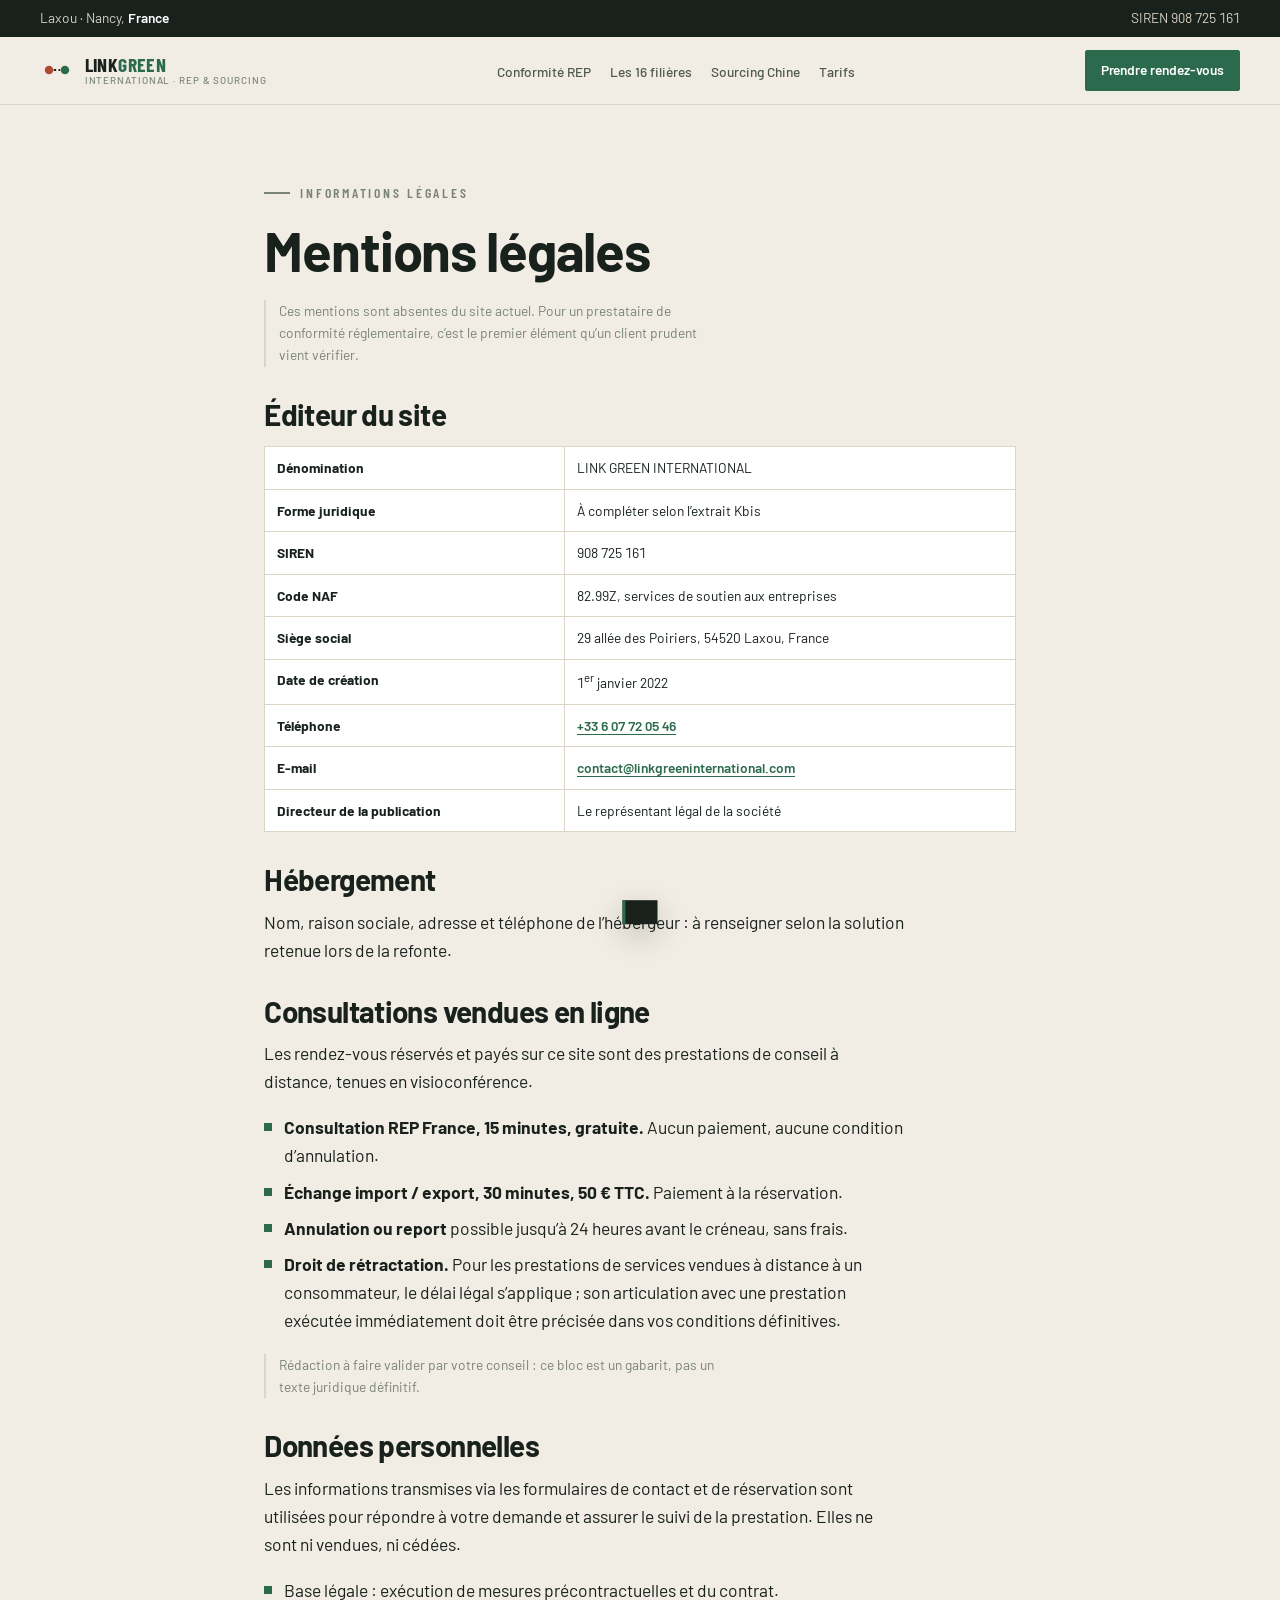
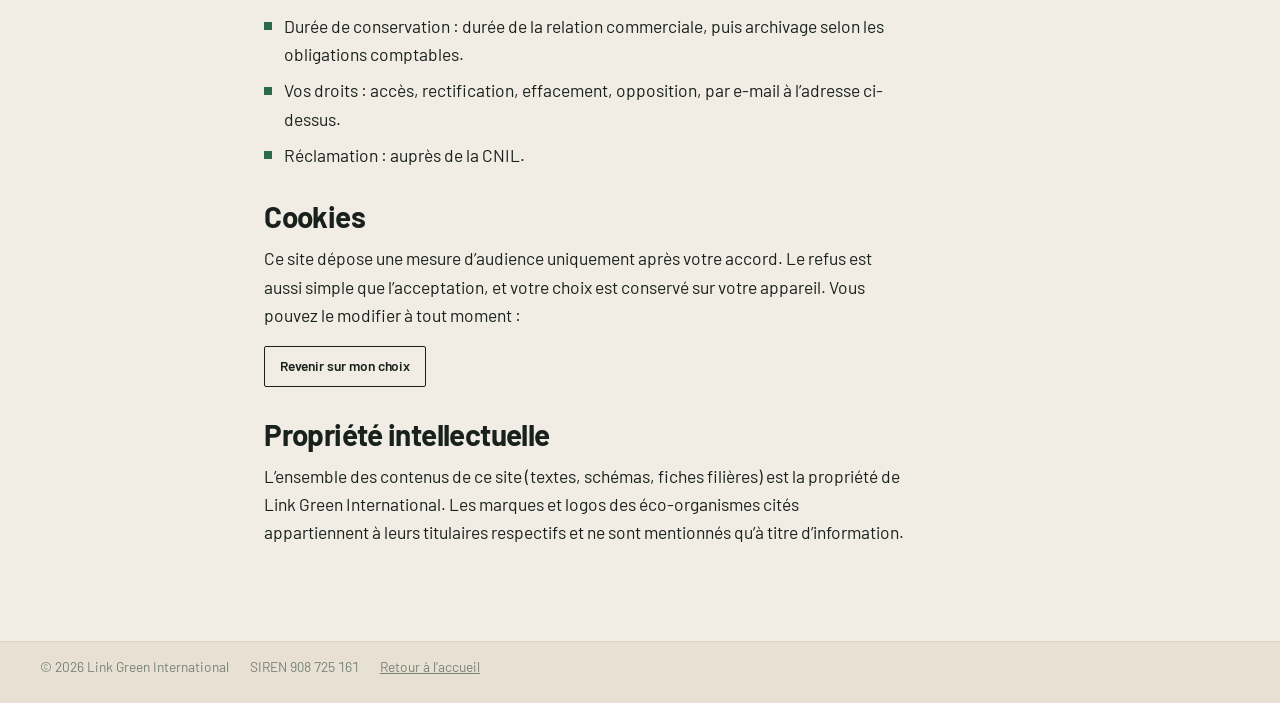
<file: mentions-legales.html>
<!DOCTYPE html>
<html lang="fr" data-page="legal">
<head>
<meta charset="utf-8">
<meta name="viewport" content="width=device-width, initial-scale=1">
<!-- Maquette : jamais indexée, pour ne pas concurrencer le site réel du client. -->
<meta name="robots" content="noindex, nofollow">
<title>Mentions légales | Link Green International</title>
<meta name="description" content="Éditeur du site, SIREN, hébergement, conditions de vente des consultations et traitement des données personnelles.">
<link rel="canonical" href="https://www.linkgreeninternational.com/mentions-legales/">
<link rel="icon" href="assets/favicon.svg" type="image/svg+xml">
<link rel="preconnect" href="https://fonts.googleapis.com">
<link rel="preconnect" href="https://fonts.gstatic.com" crossorigin>
<link href="https://fonts.googleapis.com/css2?family=Barlow:wght@400;500;600;700&family=Barlow+Condensed:wght@500;600;700&family=Noto+Sans+SC:wght@400;500;700&display=swap" rel="stylesheet">
<link rel="stylesheet" href="assets/base.css">
</head>
<body>

<a class="skip" href="#main">Aller au contenu</a>

<div class="topline">
  <div class="wrap topline__in">
    <span>Laxou&nbsp;· Nancy, <b>France</b></span>
    <span class="sp"></span>
    <span class="nums">SIREN 908&nbsp;725&nbsp;161</span>
  </div>
</div>

<header class="site">
  <div class="wrap head">
    <a class="brand" href="index.html" aria-label="Link Green International, accueil">
      <svg class="brand__mark" width="34" height="34" viewBox="0 0 32 32" aria-hidden="true">
        <circle cx="8.5" cy="16" r="4" fill="#ad4a31"/><circle cx="23.5" cy="16" r="4" fill="#2c6a4d"/>
        <path d="M13 16h6" stroke="currentColor" stroke-width="2" stroke-dasharray="2.2 2.2"/>
      </svg>
      <span class="brand__name">Link<i>Green</i><span class="brand__sub">International · REP &amp; Sourcing</span></span>
    </a>
    <nav class="main" aria-label="Navigation principale">
      <ul>
        <li><a href="index.html#conformite">Conformité REP</a></li>
        <li><a href="index.html#filieres">Les 16 filières</a></li>
        <li><a href="index.html#sourcing">Sourcing Chine</a></li>
        <li><a href="index.html#tarifs">Tarifs</a></li>
      </ul>
    </nav>
    <div class="head__cta"><a class="btn btn--sm" href="index.html#rdv">Prendre rendez-vous</a></div>
  </div>
</header>

<main id="main">
<section class="sec">
  <div class="wrap" style="max-width:52rem">
    <p class="eyebrow">Informations légales</p>
    <h1 style="font-size:var(--step-4);margin-bottom:1.2rem">Mentions légales</h1>
    <p class="note" style="margin-bottom:2rem">Ces mentions sont absentes du site actuel. Pour un prestataire de conformité réglementaire, c&rsquo;est le premier élément qu&rsquo;un client prudent vient vérifier.</p>

    <h2 style="font-size:var(--step-2);margin-bottom:0.7rem">Éditeur du site</h2>
    <table class="datatable">
      <tbody>
        <tr><th scope="row">Dénomination</th><td>LINK GREEN INTERNATIONAL</td></tr>
        <tr><th scope="row">Forme juridique</th><td>À compléter selon l&rsquo;extrait Kbis</td></tr>
        <tr><th scope="row">SIREN</th><td class="num nums">908 725 161</td></tr>
        <tr><th scope="row">Code NAF</th><td><span class="nums">82.99Z</span>, services de soutien aux entreprises</td></tr>
        <tr><th scope="row">Siège social</th><td>29 allée des Poiriers, 54520 Laxou, France</td></tr>
        <tr><th scope="row">Date de création</th><td class="num nums">1<sup>er</sup> janvier 2022</td></tr>
        <tr><th scope="row">Téléphone</th><td class="num nums"><a class="lnk" href="tel:+33607720546">+33 6 07 72 05 46</a></td></tr>
        <tr><th scope="row">E-mail</th><td><a class="lnk" href="mailto:contact@linkgreeninternational.com">contact@linkgreeninternational.com</a></td></tr>
        <tr><th scope="row">Directeur de la publication</th><td>Le représentant légal de la société</td></tr>
      </tbody>
    </table>

    <h2 style="font-size:var(--step-2);margin:2rem 0 0.7rem">Hébergement</h2>
    <p>Nom, raison sociale, adresse et téléphone de l&rsquo;hébergeur&nbsp;: à renseigner selon la solution retenue lors de la refonte.</p>

    <h2 id="cgv" style="font-size:var(--step-2);margin:2rem 0 0.7rem">Consultations vendues en ligne</h2>
    <p>Les rendez-vous réservés et payés sur ce site sont des prestations de conseil à distance, tenues en visioconférence.</p>
    <ul class="bul">
      <li><b>Consultation REP France, 15 minutes, gratuite.</b> Aucun paiement, aucune condition d&rsquo;annulation.</li>
      <li><b>Échange import / export, 30 minutes, 50&nbsp;€ TTC.</b> Paiement à la réservation.</li>
      <li><b>Annulation ou report</b> possible jusqu&rsquo;à 24 heures avant le créneau, sans frais.</li>
      <li><b>Droit de rétractation.</b> Pour les prestations de services vendues à distance à un consommateur, le délai légal s&rsquo;applique&nbsp;; son articulation avec une prestation exécutée immédiatement doit être précisée dans vos conditions définitives.</li>
    </ul>
    <p class="note">Rédaction à faire valider par votre conseil&nbsp;: ce bloc est un gabarit, pas un texte juridique définitif.</p>

    <h2 id="donnees" style="font-size:var(--step-2);margin:2rem 0 0.7rem">Données personnelles</h2>
    <p>Les informations transmises via les formulaires de contact et de réservation sont utilisées pour répondre à votre demande et assurer le suivi de la prestation. Elles ne sont ni vendues, ni cédées.</p>
    <ul class="bul">
      <li>Base légale&nbsp;: exécution de mesures précontractuelles et du contrat.</li>
      <li>Durée de conservation&nbsp;: durée de la relation commerciale, puis archivage selon les obligations comptables.</li>
      <li>Vos droits&nbsp;: accès, rectification, effacement, opposition, par e-mail à l&rsquo;adresse ci-dessus.</li>
      <li>Réclamation&nbsp;: auprès de la CNIL.</li>
    </ul>

    <h2 style="font-size:var(--step-2);margin:2rem 0 0.7rem">Cookies</h2>
    <p>Ce site dépose une mesure d&rsquo;audience uniquement après votre accord. Le refus est aussi simple que l&rsquo;acceptation, et votre choix est conservé sur votre appareil. Vous pouvez le modifier à tout moment&nbsp;:</p>
    <p><button class="btn btn--line btn--sm" type="button" onclick="try{localStorage.removeItem('lgi-consent')}catch(e){};location.reload()">Revenir sur mon choix</button></p>

    <h2 style="font-size:var(--step-2);margin:2rem 0 0.7rem">Propriété intellectuelle</h2>
    <p>L&rsquo;ensemble des contenus de ce site (textes, schémas, fiches filières) est la propriété de Link Green International. Les marques et logos des éco-organismes cités appartiennent à leurs titulaires respectifs et ne sont mentionnés qu&rsquo;à titre d&rsquo;information.</p>
  </div>
</section>
</main>

<footer class="site">
  <div class="wrap legalbar" style="border-top:0">
    <span>© <span data-year>2026</span> Link Green International</span>
    <span class="nums">SIREN 908&nbsp;725&nbsp;161</span>
    <span><a href="index.html" style="color:inherit">Retour à l&rsquo;accueil</a></span>
  </div>
</footer>

<div class="toast" id="toast" role="status" aria-live="polite"></div>
<script src="assets/site.js"></script>
</body>
</html>
</file>
<file: assets/base.css>
/* ===========================================================================
   LINK GREEN INTERNATIONAL : maquette de refonte
   Direction artistique : « le flux ».
   Deux métiers, deux couleurs : vert forêt désaturé pour la conformité REP,
   terre cuite pour le sourcing Chine. Base neutre chaude, encre sombre.
   Le vert plein saturé de l'actuel site est abandonné : il ne reste qu'en
   accent, sur les actions et la signalétique.
   =========================================================================== */

/* --- 1. Jetons ----------------------------------------------------------- */

:root {
  color-scheme: light;

  --sand:    #f2ede4;
  --sand-2:  #e8e0d2;
  --sand-3:  #fbf9f5;
  --card:    #ffffff;

  --ink:     #18211c;
  --ink-2:   #4d584f;
  --ink-3:   #79837a;
  --rule:    #dcd4c5;
  --rule-2:  #ebe5da;

  /* pôle conformité REP : France */
  --fr:      #2c6a4d;
  --fr-deep: #1d4c36;
  --fr-wash: #e3ede6;

  /* pôle sourcing : Chine */
  --cn:      #ad4a31;
  --cn-deep: #8a381f;
  --cn-wash: #f5e7e1;

  --sans: "Barlow", ui-sans-serif, system-ui, "Segoe UI", "Noto Sans SC",
          "PingFang SC", "Microsoft YaHei", sans-serif;
  --cond: "Barlow Condensed", "Barlow", "Noto Sans SC", ui-sans-serif, sans-serif;

  --step--2: 0.72rem;
  --step--1: clamp(0.8rem, 0.78rem + 0.1vw, 0.86rem);
  --step-0:  clamp(1rem, 0.96rem + 0.18vw, 1.09rem);
  --step-1:  clamp(1.15rem, 1.06rem + 0.42vw, 1.36rem);
  --step-2:  clamp(1.38rem, 1.2rem + 0.85vw, 1.85rem);
  --step-3:  clamp(1.7rem, 1.35rem + 1.65vw, 2.6rem);
  --step-4:  clamp(2rem, 1.5rem + 2.6vw, 3.4rem);
  --step-5:  clamp(2.3rem, 1.6rem + 3.8vw, 4.2rem);

  --gut: clamp(1.1rem, 0.6rem + 2.4vw, 3rem);
  --maxw: 80rem;
}

/* --- 2. Socle ------------------------------------------------------------ */

*, *::before, *::after { box-sizing: border-box; }
html { -webkit-text-size-adjust: 100%; scroll-behavior: smooth; }
@media (prefers-reduced-motion: reduce) { html { scroll-behavior: auto; } }

body {
  margin: 0;
  background: var(--sand);
  color: var(--ink);
  font-family: var(--sans);
  font-size: var(--step-0);
  line-height: 1.62;
  -webkit-font-smoothing: antialiased;
  overflow-x: hidden;
}

h1, h2, h3, h4 {
  margin: 0; font-weight: 700; line-height: 1.08;
  letter-spacing: -0.021em; text-wrap: balance;
  overflow-wrap: break-word; hyphens: none;
}
p { margin: 0 0 1em; max-width: 64ch; text-wrap: pretty; }
a { color: inherit; }
img, svg { max-width: 100%; height: auto; display: block; }
ul, ol { margin: 0; padding: 0; }
li { list-style: none; }
button { font: inherit; color: inherit; }
:focus-visible { outline: 2px solid var(--fr); outline-offset: 3px; border-radius: 2px; }

.wrap { width: 100%; max-width: var(--maxw); margin-inline: auto; padding-inline: var(--gut); }
.skip {
  position: absolute; left: 0.5rem; top: -4rem; z-index: 99;
  background: var(--ink); color: #fff; padding: 0.6rem 1rem;
  font-size: var(--step--1); text-decoration: none; transition: top 0.15s;
}
.skip:focus { top: 0.5rem; }

/* --- 3. Vocabulaire ------------------------------------------------------ */

.nums { font-variant-numeric: tabular-nums lining-nums; font-feature-settings: "tnum" 1; }

.tagcode {                    /* code filière, façon étiquette d'expédition */
  font-family: var(--cond); font-weight: 600;
  text-transform: uppercase; letter-spacing: 0.1em;
  font-size: var(--step--1); font-variant-numeric: tabular-nums;
}

.eyebrow {
  font-family: var(--cond); font-weight: 600; font-size: var(--step--1);
  letter-spacing: 0.2em; text-transform: uppercase; color: var(--ink-3);
  margin: 0 0 1.1rem; display: flex; align-items: center; gap: 0.65rem;
}
.eyebrow::before {
  content: ""; width: 1.6rem; height: 2px; background: currentColor; flex: none;
}
.eyebrow[data-pole="fr"] { color: var(--fr); }
.eyebrow[data-pole="cn"] { color: var(--cn); }

.lede { font-size: var(--step-1); color: var(--ink-2); max-width: 56ch; line-height: 1.52; }

/* --- 4. Actions ---------------------------------------------------------- */

.btn {
  --bg: var(--fr); --fg: #fff; --bd: var(--fr);
  display: inline-flex; align-items: center; justify-content: center; gap: 0.55rem;
  background: var(--bg); color: var(--fg); border: 1.5px solid var(--bd);
  border-radius: 2px; padding: 0.8rem 1.4rem;
  font-weight: 600; font-size: var(--step-0); letter-spacing: -0.005em;
  text-decoration: none; cursor: pointer; transition: background 0.15s, color 0.15s;
}
.btn:hover { --bg: var(--fr-deep); --bd: var(--fr-deep); }
.btn--cn { --bg: var(--cn); --bd: var(--cn); }
.btn--cn:hover { --bg: var(--cn-deep); --bd: var(--cn-deep); }
.btn--line { --bg: transparent; --fg: var(--ink); --bd: var(--ink); }
.btn--line:hover { --bg: var(--ink); --fg: var(--sand); --bd: var(--ink); }
.btn--sm { padding: 0.5rem 0.9rem; font-size: var(--step--1); }
.btn svg { flex: none; }
.btn[disabled] { opacity: 0.5; cursor: not-allowed; }

.lnk { color: var(--fr); font-weight: 600; text-decoration: none; border-bottom: 1.5px solid currentColor; }
.lnk:hover { color: var(--ink); }

/* --- 5. En-tête ---------------------------------------------------------- */

.topline {
  background: var(--ink); color: #d6cfc2; font-size: var(--step--1);
}
.topline__in { display: flex; align-items: center; gap: 1rem; min-height: 2.3rem; }
.topline b { color: #fff; font-weight: 600; }
.topline .sp { flex: 1 1 auto; }
.lang { display: flex; gap: 0.1rem; }
.lang button {
  background: none; border: 1px solid transparent; color: #d6cfc2; cursor: pointer;
  font-family: var(--cond); font-weight: 600; letter-spacing: 0.12em;
  text-transform: uppercase; font-size: 0.8rem; padding: 0.18rem 0.5rem; border-radius: 2px;
}
.lang button:hover { border-color: #4a5349; color: #fff; }
.lang button[aria-current="true"] { background: #fff; color: var(--ink); }

header.site {
  position: sticky; top: 0; z-index: 40;
  background: var(--sand); border-bottom: 1px solid var(--rule);
}
@supports (backdrop-filter: blur(6px)) {
  header.site { background: color-mix(in srgb, var(--sand) 90%, transparent); backdrop-filter: blur(8px); }
}
.head { display: grid; grid-template-columns: auto 1fr auto; align-items: center; gap: 1rem; min-height: 4.2rem; }

.brand { display: flex; align-items: center; gap: 0.65rem; text-decoration: none; }
.brand__mark { flex: none; }
.brand__name {
  font-family: var(--cond); font-weight: 700; font-size: 1.22rem;
  letter-spacing: 0.02em; text-transform: uppercase; line-height: 0.95;
  white-space: nowrap;          /* le nom ne doit jamais se couper en plein mot */
}
.brand__name i { font-style: normal; color: var(--fr); }
.brand__sub {
  display: block; font-family: var(--sans); font-weight: 500;
  font-size: 0.62rem; letter-spacing: 0.09em; text-transform: uppercase;
  color: var(--ink-3); margin-top: 0.18rem; white-space: nowrap;
}

nav.main ul { display: flex; gap: clamp(0.7rem, 1.5vw, 1.6rem); justify-content: center; }
nav.main a {
  text-decoration: none; font-size: var(--step--1); font-weight: 500; color: var(--ink-2);
  padding: 0.3rem 0; border-bottom: 2px solid transparent; white-space: nowrap;
}
nav.main a:hover, nav.main a[aria-current="page"] { color: var(--ink); border-color: var(--fr); }

.head__cta { display: flex; align-items: center; gap: 0.7rem; }
.wa {
  display: inline-flex; align-items: center; gap: 0.45rem; text-decoration: none;
  font-weight: 600; font-size: var(--step--1); white-space: nowrap;
  border: 1.5px solid var(--rule); border-radius: 2px; padding: 0.42rem 0.7rem;
  background: var(--sand-3);
}
.wa:hover { border-color: var(--fr); color: var(--fr); }

@media (max-width: 64rem) {
  .head { grid-template-columns: 1fr auto; row-gap: 0.6rem; padding-block: 0.5rem; min-height: 3.5rem; }
  nav.main {
    grid-column: 1 / -1; order: 3; border-top: 1px solid var(--rule-2); padding-top: 0.5rem;
    margin-inline: calc(var(--gut) * -1); padding-inline: var(--gut);
    overflow-x: auto; scrollbar-width: none;
  }
  nav.main::-webkit-scrollbar { display: none; }
  nav.main ul { justify-content: flex-start; }
  .head__cta .btn { display: none; }
}
@media (max-width: 26rem) {
  .brand__name { font-size: 1.02rem; }
  .brand__sub { display: none; }
  .topline__in > span:first-child { display: none; }
}

/* --- 6. Hero ------------------------------------------------------------- */

.hero { background: var(--sand-3); border-bottom: 1px solid var(--rule); }
.hero__in {
  display: grid; grid-template-columns: minmax(0, 1.05fr) minmax(0, 0.95fr);
  gap: clamp(1.8rem, 4vw, 4rem);
  padding-block: clamp(2.2rem, 5.5vw, 4.6rem) clamp(2rem, 4.5vw, 3.8rem);
  align-items: center;
}
@media (max-width: 66rem) { .hero__in { grid-template-columns: 1fr; } }
.hero h1 { font-size: var(--step-5); margin-bottom: 1.2rem; }
.hero h1 span { color: var(--fr); }

/* les douleurs client : leur accroche actuelle, remise en valeur */
.pains { display: grid; gap: 0.55rem; margin: 1.6rem 0 2rem; }
.pains li {
  display: grid; grid-template-columns: auto 1fr; gap: 0.7rem; align-items: start;
  font-size: var(--step-0); color: var(--ink-2); max-width: 52ch;
}
.pains li::before {
  content: ""; width: 0.55rem; height: 0.55rem; margin-top: 0.5rem;
  border: 1.5px solid var(--cn); flex: none;
}
.hero__actions { display: flex; flex-wrap: wrap; gap: 0.7rem; }

/* --- 7. Schéma de flux (visuel signature) -------------------------------- */

.flow {
  border: 1px solid var(--rule); background: var(--card);
  padding: clamp(1rem, 2.4vw, 1.7rem);
}
.flow figcaption {
  font-family: var(--cond); font-weight: 600; text-transform: uppercase;
  letter-spacing: 0.16em; font-size: var(--step--1); color: var(--ink-3);
  margin-bottom: 1.1rem; display: flex; justify-content: space-between; gap: 1rem;
  border-bottom: 1px solid var(--rule-2); padding-bottom: 0.7rem;
}
.flow figcaption b { color: var(--ink); font-weight: 600; }

/* Le schéma est construit en HTML, pas en image : il se replie proprement
   en colonne sur mobile, et reste lisible à 320 px. */
.flow__grid { display: grid; align-items: stretch; grid-template-columns: 1fr; }
.node {
  border: 1px solid var(--rule); background: var(--sand-3);
  padding: 0.85rem 0.9rem; display: flex; flex-direction: column; gap: 0.3rem;
  border-top: 3px solid var(--pole, var(--ink-3));
}
.node--cn { --pole: var(--cn); }
.node--fr { --pole: var(--fr); }
.node__k {
  font-family: var(--cond); font-weight: 600; text-transform: uppercase;
  letter-spacing: 0.14em; font-size: var(--step--2); color: var(--pole);
  font-variant-numeric: tabular-nums;
}
.node b { font-size: var(--step-0); letter-spacing: -0.01em; }
.node p { margin: 0; font-size: 0.78rem; color: var(--ink-3); max-width: none; }
.node__tag {
  margin-top: auto; align-self: flex-start;
  font-family: var(--cond); font-weight: 600; text-transform: uppercase;
  letter-spacing: 0.1em; font-size: var(--step--2);
  background: var(--fr); color: #fff; padding: 0.15rem 0.45rem;
}
.link { position: relative; height: 1.5rem; }
.link::before {
  content: ""; position: absolute; top: 0; bottom: 0; left: 1.6rem;
  border-left: 2px dashed var(--ink-3); opacity: 0.5;
}
.link::after {
  content: ""; position: absolute; bottom: 0; left: 1.6rem;
  width: 0.45rem; height: 0.45rem; transform: translate(-50%, 0) rotate(135deg);
  border-top: 2px solid var(--ink-3); border-right: 2px solid var(--ink-3); opacity: 0.5;
}
.fan { display: grid; grid-template-columns: repeat(4, minmax(0, 1fr)); gap: 0.3rem; align-content: center; }
.fan li {
  font-family: var(--cond); font-weight: 600; letter-spacing: 0.1em; text-transform: uppercase;
  font-size: var(--step--2); text-align: center;
  border: 1px solid var(--fr); color: var(--fr); background: var(--fr-wash);
  padding: 0.2rem 0.3rem; font-variant-numeric: tabular-nums;
}
.fan li:last-child { border-style: dashed; color: var(--ink-3); border-color: var(--rule); background: transparent; }
.fan::before {
  content: "Filières applicables";
  grid-column: 1 / -1;
  font-family: var(--cond); font-weight: 600; text-transform: uppercase;
  letter-spacing: 0.14em; font-size: var(--step--2); color: var(--ink-3);
  margin-bottom: 0.15rem;
}
@media (max-width: 26rem) { .fan { grid-template-columns: repeat(3, minmax(0, 1fr)); } }

/* --- 8. Aiguillage ------------------------------------------------------- */

.doors { display: grid; grid-template-columns: 1fr 1fr; gap: 1px; background: var(--rule); border: 1px solid var(--rule); }
@media (max-width: 54rem) { .doors { grid-template-columns: 1fr; } }
.door {
  background: var(--card); padding: clamp(1.4rem, 3vw, 2.4rem);
  display: flex; flex-direction: column; gap: 0.8rem; text-decoration: none;
  border-top: 4px solid var(--pole, var(--fr));
  transition: background 0.15s;
}
.door:hover { background: var(--sand-3); }
.door[data-pole="cn"] { --pole: var(--cn); }
.door__kicker {
  font-family: var(--cond); font-weight: 600; text-transform: uppercase;
  letter-spacing: 0.16em; font-size: var(--step--1); color: var(--pole);
}
.door h3 { font-size: var(--step-3); }
.door p { color: var(--ink-2); font-size: var(--step-0); margin: 0; }
.door ul { display: grid; gap: 0.3rem; margin-top: 0.3rem; }
.door ul li { font-size: var(--step--1); color: var(--ink-3); display: grid; grid-template-columns: auto 1fr; gap: 0.5rem; }
.door ul li::before { content: "·"; color: var(--pole); font-weight: 700; }
.door__go {
  margin-top: auto; padding-top: 1rem; font-weight: 600; color: var(--pole);
  display: inline-flex; align-items: center; gap: 0.45rem;
}

/* --- 9. Sections --------------------------------------------------------- */

section { border-bottom: 1px solid var(--rule); }
.sec { padding-block: clamp(2.6rem, 6vw, 5.2rem); }
.sec--sand { background: var(--sand-2); }
.sec--paper { background: var(--sand-3); }
.sec--ink { background: var(--ink); color: #eee9e0; border-bottom-color: var(--ink); }
.sec--ink h2, .sec--ink h3 { color: #fff; }
.sec--ink p { color: #c2c9c3; }
.sec--ink .eyebrow { color: #8e998f; }
.sec__hd { max-width: 62ch; margin-bottom: clamp(1.6rem, 3.5vw, 2.8rem); }
.sec__hd h2 { font-size: var(--step-4); margin-bottom: 0.8rem; }

.proofs { display: grid; grid-template-columns: repeat(3, 1fr); gap: 1px; background: var(--rule); border: 1px solid var(--rule); }
@media (max-width: 54rem) { .proofs { grid-template-columns: 1fr; } }
.proofs li { background: var(--card); padding: clamp(1.1rem, 2.4vw, 1.7rem); }
.proofs b { display: block; font-size: var(--step-3); line-height: 1; letter-spacing: -0.03em; font-variant-numeric: tabular-nums; }
.proofs span { display: block; color: var(--ink-2); font-size: var(--step--1); margin-top: 0.5rem; }

.logos {
  display: flex; flex-wrap: wrap; gap: 0.6rem; margin-top: 1.4rem;
}
.logos li {
  border: 1px dashed var(--rule); color: var(--ink-3);
  font-family: var(--cond); font-weight: 600; text-transform: uppercase;
  letter-spacing: 0.1em; font-size: var(--step--1);
  padding: 0.55rem 0.9rem; background: var(--sand-3);
}
.logos li:first-child { border-style: solid; border-color: var(--ink-3); }

/* --- 10. Auto-diagnostic ------------------------------------------------- */

.diag { display: grid; grid-template-columns: minmax(0, 1fr) minmax(0, 1.15fr); gap: clamp(1.6rem, 4vw, 3.6rem); align-items: start; }
@media (max-width: 64rem) { .diag { grid-template-columns: 1fr; } }

.qcard { background: var(--card); border: 1px solid var(--rule); }
.qcard__hd {
  display: flex; justify-content: space-between; align-items: center; gap: 1rem;
  padding: 0.7rem 1.1rem; border-bottom: 1px solid var(--rule);
  font-family: var(--cond); font-weight: 600; text-transform: uppercase;
  letter-spacing: 0.14em; font-size: var(--step--1); color: var(--ink-3);
}
.qcard__hd b { color: var(--fr); }
.qstep { padding: clamp(1.1rem, 2.6vw, 1.8rem); }
.qstep[hidden] { display: none; }
.qstep .q { font-size: var(--step-2); margin-bottom: 0.4rem; }
.qstep .hint { font-size: var(--step--1); color: var(--ink-3); margin-bottom: 1.2rem; }

.opts { display: grid; gap: 0.5rem; }
.opts--2 { grid-template-columns: 1fr 1fr; }
@media (max-width: 34rem) { .opts--2 { grid-template-columns: 1fr; } }
.opt { position: relative; }
.opt input { position: absolute; inset: 0; width: 100%; height: 100%; opacity: 0; margin: 0; cursor: pointer; }
.opt label {
  display: flex; gap: 0.65rem; align-items: flex-start; height: 100%;
  border: 1px solid var(--rule); background: var(--sand-3);
  padding: 0.7rem 0.85rem; cursor: pointer; line-height: 1.35;
}
.opt label::before {
  content: ""; flex: none; width: 1rem; height: 1rem; margin-top: 0.15rem;
  border: 1.5px solid var(--ink-3); border-radius: 50%;
}
.opt input:checked + label { border-color: var(--fr); background: var(--fr-wash); }
.opt input:checked + label::before { border-color: var(--fr); background: var(--fr); box-shadow: inset 0 0 0 3px var(--fr-wash); }
.opt input:focus-visible + label { outline: 2px solid var(--fr); outline-offset: 2px; }
.opt small { display: block; color: var(--ink-3); font-size: 0.78rem; }

.qnav { display: flex; gap: 0.7rem; align-items: center; flex-wrap: wrap; border-top: 1px solid var(--rule); padding: 0.9rem clamp(1.1rem, 2.6vw, 1.8rem); background: var(--sand-3); }
.qnav .sp { flex: 1 1 auto; }
.qnav .count { font-family: var(--cond); font-weight: 600; letter-spacing: 0.1em; text-transform: uppercase; font-size: var(--step--1); color: var(--ink-3); }
.qerr { color: var(--cn-deep); background: var(--cn-wash); border-left: 2px solid var(--cn); padding: 0.55rem 0.75rem; font-size: var(--step--1); margin-bottom: 0.9rem; display: none; }
.qerr[data-show="1"] { display: block; }

.qres { border: 1px solid var(--ink); background: var(--card); }
.qres[hidden] { display: none; }
.qres__hd { background: var(--fr); color: #fff; padding: 1rem 1.2rem; }
.qres__hd h3 { font-size: var(--step-2); }
.qres__hd p { margin: 0.35rem 0 0; color: #d3e5d9; font-size: var(--step--1); }
.qres__body { padding: clamp(1.1rem, 2.4vw, 1.6rem); }
.qres__body h4 { font-family: var(--cond); font-weight: 600; text-transform: uppercase; letter-spacing: 0.14em; font-size: var(--step--1); color: var(--ink-3); margin: 0 0 0.7rem; }
.qres__body h4 + h4 { margin-top: 1.5rem; }
.qlist { display: grid; gap: 1px; background: var(--rule); border: 1px solid var(--rule); }
.qlist li { background: var(--sand-3); padding: 0.8rem 0.95rem; display: grid; grid-template-columns: auto 1fr; gap: 0.7rem; }
.qlist svg { margin-top: 0.3rem; color: var(--fr); flex: none; }
.qlist b { display: block; font-size: var(--step-0); }
.qlist p { margin: 0.1rem 0 0; font-size: var(--step--1); color: var(--ink-2); }
.qres__cta { border-top: 1px solid var(--rule); padding: 1rem clamp(1.1rem, 2.4vw, 1.6rem); background: var(--sand-2); display: flex; flex-wrap: wrap; gap: 0.7rem; align-items: center; }
.qres__cta p { margin: 0; font-size: var(--step--1); color: var(--ink-2); }

/* --- 11. Filières -------------------------------------------------------- */

.fils { display: grid; grid-template-columns: repeat(auto-fill, minmax(12.5rem, 1fr)); gap: 1px; background: var(--rule); border: 1px solid var(--rule); }
.fils a, .fils button {
  background: var(--card); padding: 0.9rem 1rem; text-align: left;
  display: flex; flex-direction: column; gap: 0.25rem; text-decoration: none;
  border: 0; cursor: pointer; width: 100%; font: inherit;
  transition: background 0.12s;
}
.fils a:hover, .fils button:hover { background: var(--fr-wash); }
.fils .n { font-family: var(--cond); font-weight: 600; letter-spacing: 0.12em; font-size: var(--step--2); color: var(--ink-3); font-variant-numeric: tabular-nums; }
.fils b { font-size: var(--step-0); font-weight: 600; letter-spacing: -0.01em; }
.fils .s { font-size: 0.76rem; color: var(--ink-3); }
.fils a[data-ready="1"] { background: var(--fr-wash); }
.fils a[data-ready="1"] .s { color: var(--fr); font-weight: 600; }

/* --- 12. Tarifs ---------------------------------------------------------- */

.prices { display: grid; grid-template-columns: repeat(auto-fit, minmax(17rem, 1fr)); gap: clamp(1rem, 2vw, 1.6rem); }
.price {
  background: var(--card); border: 1px solid var(--rule);
  padding: clamp(1.3rem, 2.6vw, 2rem); display: flex; flex-direction: column; gap: 0.8rem;
}
.price--hi { border: 2px solid var(--fr); }
.price__tag { font-family: var(--cond); font-weight: 600; text-transform: uppercase; letter-spacing: 0.14em; font-size: var(--step--1); color: var(--fr); }
.price h3 { font-size: var(--step-2); }
.price .amount {
  display: flex; align-items: baseline; gap: 0.6rem;
  font-size: var(--step-4); font-weight: 700; letter-spacing: -0.03em;
  font-variant-numeric: tabular-nums; line-height: 1;
}
.price .amount del { font-size: var(--step-1); color: var(--ink-3); font-weight: 500; text-decoration-thickness: 1.5px; }
.price .dur { font-family: var(--cond); font-weight: 600; text-transform: uppercase; letter-spacing: 0.12em; font-size: var(--step--1); color: var(--ink-3); }
.price ul { display: grid; gap: 0.4rem; }
.price ul li { display: grid; grid-template-columns: auto 1fr; gap: 0.55rem; font-size: var(--step--1); color: var(--ink-2); }
.price ul li::before { content: ""; width: 0.9rem; height: 0.9rem; margin-top: 0.25rem; border-bottom: 1.5px solid var(--fr); border-left: 1.5px solid var(--fr); transform: rotate(-45deg) translate(1px, -2px); }
.price .btn { margin-top: auto; }

/* --- 13. Méthode en 5 étapes -------------------------------------------- */

.method { display: grid; grid-template-columns: repeat(5, 1fr); gap: 1px; background: var(--rule); border: 1px solid var(--rule); counter-reset: m; }
@media (max-width: 62rem) { .method { grid-template-columns: 1fr 1fr; } }
@media (max-width: 34rem) { .method { grid-template-columns: 1fr; } }
.method li { counter-increment: m; background: var(--card); padding: clamp(1rem, 2.2vw, 1.5rem); }
.method li::before {
  content: "0" counter(m);
  display: block; font-family: var(--cond); font-weight: 700; font-size: var(--step-3);
  color: var(--cn); line-height: 1; margin-bottom: 0.5rem; font-variant-numeric: tabular-nums;
}
.method h3 { font-size: var(--step-1); margin-bottom: 0.35rem; }
.method p { font-size: var(--step--1); color: var(--ink-2); margin: 0; }

/* --- 14. Contact --------------------------------------------------------- */

.contact { display: grid; grid-template-columns: minmax(0,1fr) minmax(0,1fr); gap: clamp(1.6rem, 4vw, 3.6rem); align-items: start; }
@media (max-width: 62rem) { .contact { grid-template-columns: 1fr; } }
.chan { display: grid; gap: 1px; background: #2c352e; border: 1px solid #2c352e; }
.chan li { background: var(--ink); padding: 1rem 1.1rem; display: grid; grid-template-columns: auto 1fr; gap: 0.9rem; align-items: center; }
.chan svg { color: #8e998f; flex: none; }
.chan dt, .chan .k { font-family: var(--cond); font-weight: 600; text-transform: uppercase; letter-spacing: 0.14em; font-size: var(--step--2); color: #8e998f; }
.chan a, .chan .v { color: #fff; text-decoration: none; font-size: var(--step-1); font-weight: 600; }
.chan a:hover { color: #9ed3b4; }
.chan small { display: block; color: #8e998f; font-size: 0.78rem; font-weight: 400; }

form.book { display: grid; gap: 0.85rem; background: var(--card); border: 1px solid var(--rule); padding: clamp(1.2rem, 2.6vw, 1.9rem); }
.field { display: grid; gap: 0.3rem; }
.field label { font-size: var(--step--1); color: var(--ink-2); font-weight: 500; }
.field input, .field select, .field textarea {
  font: inherit; font-size: var(--step-0); background: var(--sand-3); color: var(--ink);
  border: 1px solid var(--rule); border-radius: 2px; padding: 0.62rem 0.7rem; width: 100%;
}
.field input:focus, .field select:focus, .field textarea:focus { outline: 2px solid var(--fr); outline-offset: 1px; }
.g2 { display: grid; grid-template-columns: 1fr 1fr; gap: 0.85rem; }
@media (max-width: 34rem) { .g2 { grid-template-columns: 1fr; } }
.form-msg { font-size: var(--step--1); border-left: 2px solid var(--fr); background: var(--fr-wash); padding: 0.65rem 0.8rem; }
.form-msg[hidden] { display: none; }

/* --- 15. Pied de page ---------------------------------------------------- */

footer.site { background: var(--sand-2); font-size: var(--step--1); }
.foot { display: grid; grid-template-columns: minmax(0,1.4fr) repeat(3, minmax(0,1fr)); gap: clamp(1.3rem, 3vw, 2.8rem); padding-block: clamp(2rem, 4vw, 3.2rem); }
@media (max-width: 58rem) { .foot { grid-template-columns: 1fr 1fr; } }
@media (max-width: 30rem) { .foot { grid-template-columns: 1fr; } }
.foot h4 { font-family: var(--cond); font-weight: 600; text-transform: uppercase; letter-spacing: 0.15em; font-size: var(--step--2); color: var(--ink-3); margin-bottom: 0.75rem; }
.foot ul { display: grid; gap: 0.4rem; }
.foot a { color: var(--ink-2); text-decoration: none; }
.foot a:hover { color: var(--ink); text-decoration: underline; text-underline-offset: 3px; }
.foot p { color: var(--ink-3); }
.legalbar {
  border-top: 1px solid var(--rule); padding-block: 0.9rem 1.5rem;
  display: flex; flex-wrap: wrap; gap: 0.5rem 1.3rem; color: var(--ink-3); align-items: center;
}

/* --- 16. Consentement (intégré, ≤ 1/3 de l'écran mobile) ---------------- */

.consent {
  position: fixed; left: 0; right: 0; bottom: 0; z-index: 60;
  background: var(--ink); color: #e4e0d8;
  border-top: 3px solid var(--fr);
  max-height: 33vh; overflow: auto;
}
.consent[hidden] { display: none; }
.consent__in {
  display: flex; align-items: center; gap: 0.9rem 1.2rem; flex-wrap: wrap;
  padding-block: 0.8rem;
}
.consent p { margin: 0; font-size: var(--step--1); flex: 1 1 22rem; color: #c2c9c3; }
.consent p b { color: #fff; }
.consent__btns { display: flex; gap: 0.5rem; flex-wrap: wrap; }
.consent__btns button {
  border: 1.5px solid #4a5349; background: transparent; color: #e4e0d8;
  padding: 0.45rem 0.9rem; border-radius: 2px; cursor: pointer;
  font-size: var(--step--1); font-weight: 600;
}
.consent__btns button:hover { border-color: #fff; }
.consent__btns button[data-accept] { background: var(--fr); border-color: var(--fr); color: #fff; }
.consent__btns button[data-accept]:hover { background: var(--fr-deep); border-color: var(--fr-deep); }
@media (max-width: 34rem) {
  .consent__in { padding-block: 0.7rem; gap: 0.6rem; }
  .consent p { font-size: 0.78rem; flex: 1 1 100%; }
  .consent__btns { width: 100%; }
  .consent__btns button { flex: 1 1 auto; }
}

/* --- 17. Fiche filière --------------------------------------------------- */

.crumbs { display: flex; gap: 0.45rem; flex-wrap: wrap; font-family: var(--cond); font-weight: 600; letter-spacing: 0.1em; text-transform: uppercase; font-size: var(--step--1); color: var(--ink-3); margin-bottom: 1.4rem; }
.crumbs a { text-decoration: none; color: inherit; }
.crumbs a:hover { color: var(--fr); }
.crumbs [aria-current] { color: var(--fr); }

.sheet { display: grid; grid-template-columns: minmax(0, 1.55fr) minmax(0, 1fr); gap: clamp(1.6rem, 4vw, 3.4rem); align-items: start; }
@media (max-width: 66rem) { .sheet { grid-template-columns: 1fr; } }
.sheet h2 { font-size: var(--step-3); margin: 2.2rem 0 0.8rem; }
.sheet h3 { font-size: var(--step-1); margin: 1.5rem 0 0.5rem; }
.sheet p, .sheet li { color: var(--ink-2); }
ul.bul { display: grid; gap: 0.5rem; margin: 0.8rem 0 1.2rem; }
ul.bul li { display: grid; grid-template-columns: auto 1fr; gap: 0.6rem; max-width: 64ch; }
ul.bul li::before { content: ""; width: 0.5rem; height: 0.5rem; margin-top: 0.5rem; background: var(--fr); flex: none; }

.datatable { width: 100%; border-collapse: collapse; margin: 1rem 0 1.5rem; font-size: var(--step--1); background: var(--card); }
.datatable caption { text-align: left; font-family: var(--cond); font-weight: 600; text-transform: uppercase; letter-spacing: 0.14em; color: var(--ink-3); padding-bottom: 0.5rem; }
.datatable th, .datatable td { text-align: left; padding: 0.6rem 0.75rem; border: 1px solid var(--rule); vertical-align: top; }
.datatable thead th { background: var(--sand-2); font-family: var(--cond); font-weight: 600; text-transform: uppercase; letter-spacing: 0.08em; }
.datatable td.num { font-variant-numeric: tabular-nums; white-space: nowrap; }

.callout { border: 1px solid var(--fr); background: var(--fr-wash); padding: 1rem 1.15rem; margin: 1.4rem 0; }
.callout b { display: block; margin-bottom: 0.3rem; }
.callout p { margin: 0; font-size: var(--step--1); color: var(--ink-2); }

.side { position: sticky; top: 6.5rem; display: grid; gap: 1rem; }
@media (max-width: 66rem) { .side { position: static; } }
.side__card { border: 1px solid var(--rule); background: var(--card); padding: 1.2rem; }
.side__card--ink { background: var(--ink); border-color: var(--ink); color: #e4e0d8; }
.side__card--ink h3 { color: #fff; }
.side__card--ink p { color: #c2c9c3; }
.side__card h3 { font-size: var(--step-1); margin-bottom: 0.6rem; }
.side__card p { font-size: var(--step--1); color: var(--ink-2); }
.side__card ul { display: grid; gap: 0.45rem; }
.side__card ul li { font-size: var(--step--1); display: grid; grid-template-columns: auto 1fr; gap: 0.5rem; color: var(--ink-2); }
.side__card ul li::before { content: "→"; color: var(--fr); }

/* --- 18. Divers ---------------------------------------------------------- */

.mockbar { background: var(--ink); color: #f2ede4; font-size: var(--step--1); }
.mockbar__in { display: flex; gap: 0.8rem; align-items: center; padding-block: 0.5rem; }
.mockbar b { color: #fff; white-space: nowrap; }
.mockbar span { flex: 1 1 auto; color: #b3bcb4; }
@media (max-width: 52rem) { .mockbar span { display: none; } }
.mockbar button { background: none; border: 1px solid #4a5349; color: #d6cfc2; border-radius: 2px; cursor: pointer; font-size: var(--step--2); padding: 0.15rem 0.5rem; }
.mockbar[hidden] { display: none; }

.toast {
  position: fixed; left: 50%; bottom: 1.2rem; transform: translateX(-50%) translateY(180%);
  background: var(--ink); color: #f2ede4; border-left: 3px solid var(--fr);
  padding: 0.75rem 1rem; font-size: var(--step--1); max-width: min(32rem, calc(100vw - 2rem));
  z-index: 80; transition: transform 0.25s ease; box-shadow: 0 10px 30px rgb(0 0 0 / 0.22);
}
.toast[data-show="1"] { transform: translateX(-50%) translateY(0); }

.note { font-size: var(--step--1); color: var(--ink-3); border-left: 2px solid var(--rule); padding-left: 0.8rem; max-width: 58ch; }

/* --- correctif 320 px ---------------------------------------------------- */
.chan li { grid-template-columns: auto minmax(0, 1fr); }
.chan a, .chan .v, .foot a { overflow-wrap: anywhere; }
.datatable td, .datatable th { overflow-wrap: anywhere; }
@media (max-width: 30rem) {
  .head { grid-template-columns: minmax(0, 1fr); row-gap: 0.55rem; }
  .head__cta { justify-content: flex-start; }
  .chan a { font-size: var(--step-0); }
}


/* --- Listes à puce : marqueur en position absolue -----------------------
   Une grille « puce | texte » se brise dès que l'élément contient du texte
   enrichi (<b>, <i>, <a>) : chaque fragment devient un item de grille et
   l'alignement saute. Le marqueur absolu tient quel que soit le contenu. */

ul.bul li, .door ul li, .price ul li, .side__card ul li {
  display: block; position: relative; padding-left: 1.2rem;
}
ul.bul li::before {
  position: absolute; left: 0; top: 0.58em; margin: 0;
  width: 0.5rem; height: 0.5rem; content: "";
}
.door ul li { padding-left: 0.8rem; }
.door ul li::before { position: absolute; left: 0; top: 0; content: "·"; }
.price ul li::before {
  position: absolute; left: 0; top: 0.35em; content: "";
  width: 0.9rem; height: 0.9rem; margin: 0;
}
.side__card ul li { padding-left: 1.1rem; }
.side__card ul li::before { position: absolute; left: 0; top: 0; content: "→"; }

/* une grille imbriquée ne doit jamais étirer ses rangées pour combler sa colonne */
form.book, .opts, .qbox__body { align-content: start; }

/* Menu replié : chaque lien doit offrir une zone de contact d'au moins 44 px. */
@media (max-width: 64rem) {
  nav.main { padding-top: 0; }
  nav.main a { padding-block: 0.78rem; display: inline-block; }
}

/* Sélecteur de langue : zone de contact suffisante sur mobile. */
@media (max-width: 48rem) {
  .lang button { padding: 0.5rem 0.65rem; }
  .theme-btn { padding: 0.5rem 0.65rem; }
}
</file>
